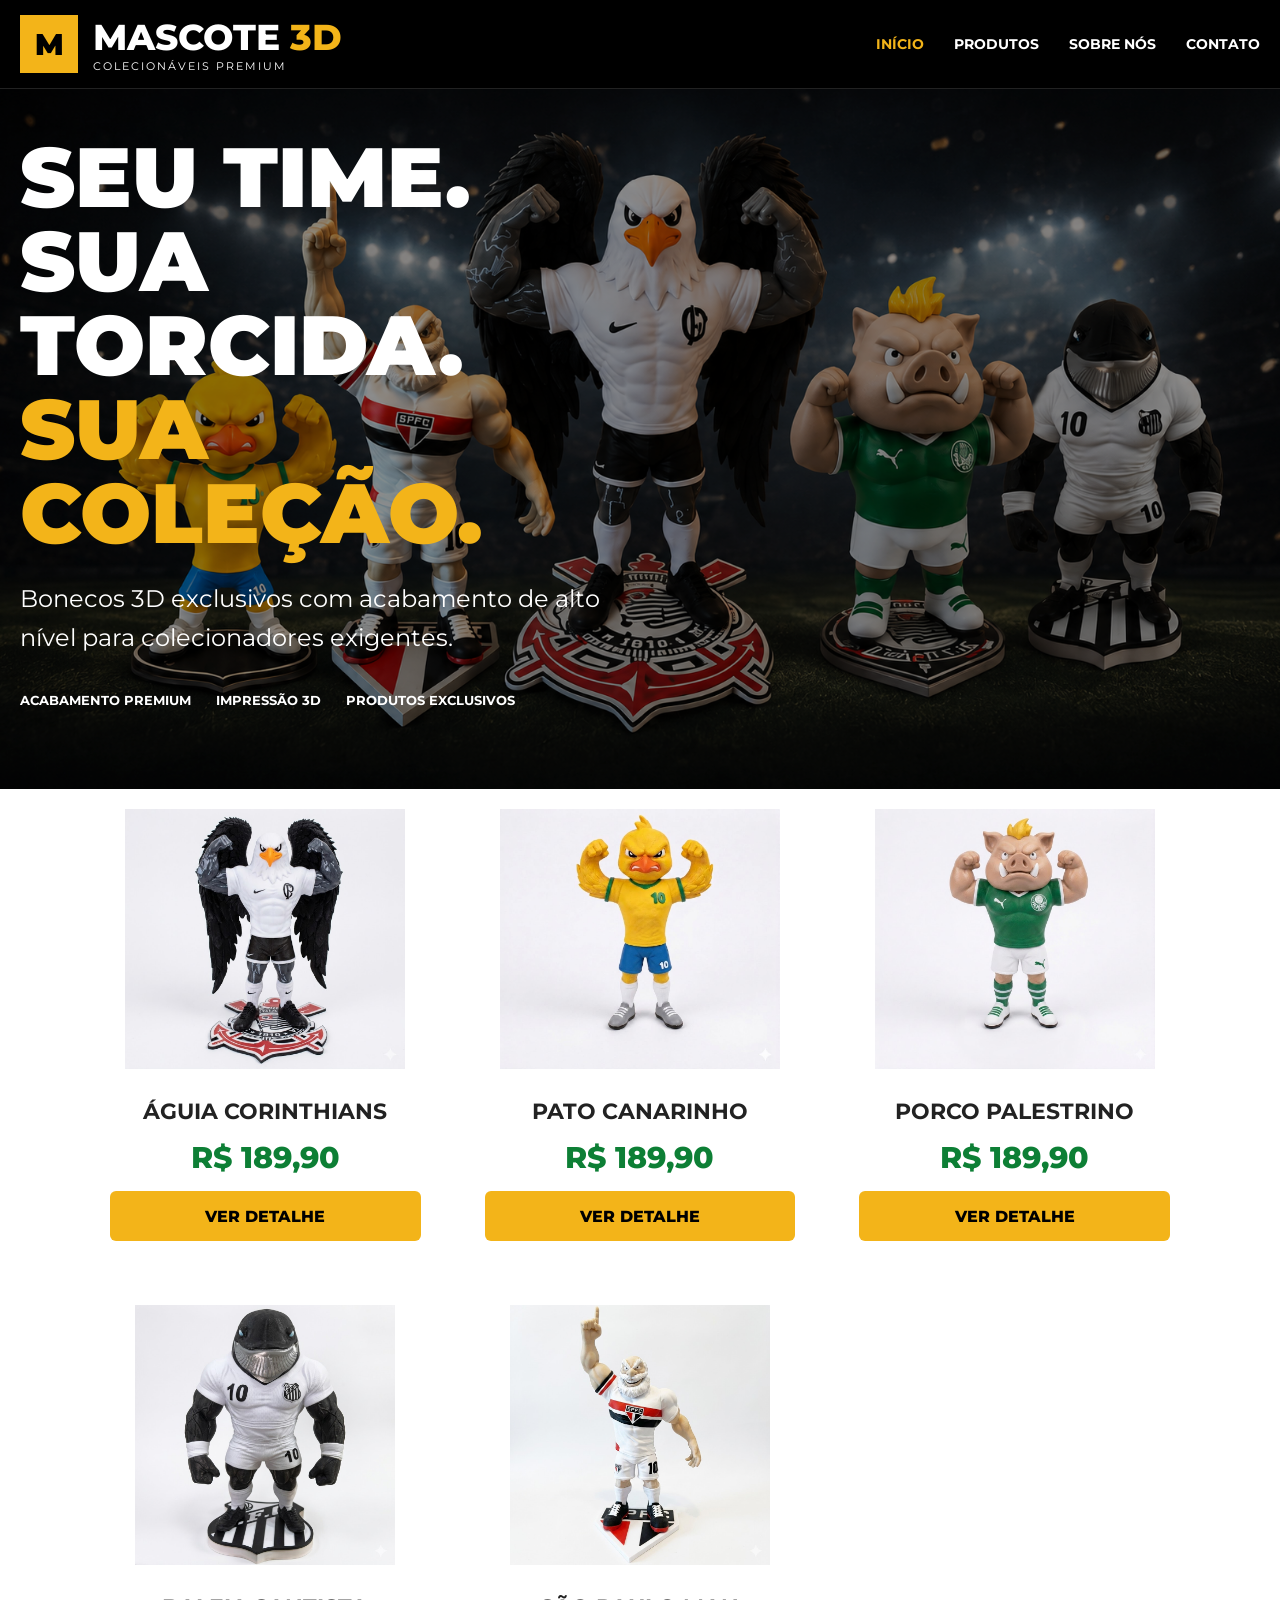
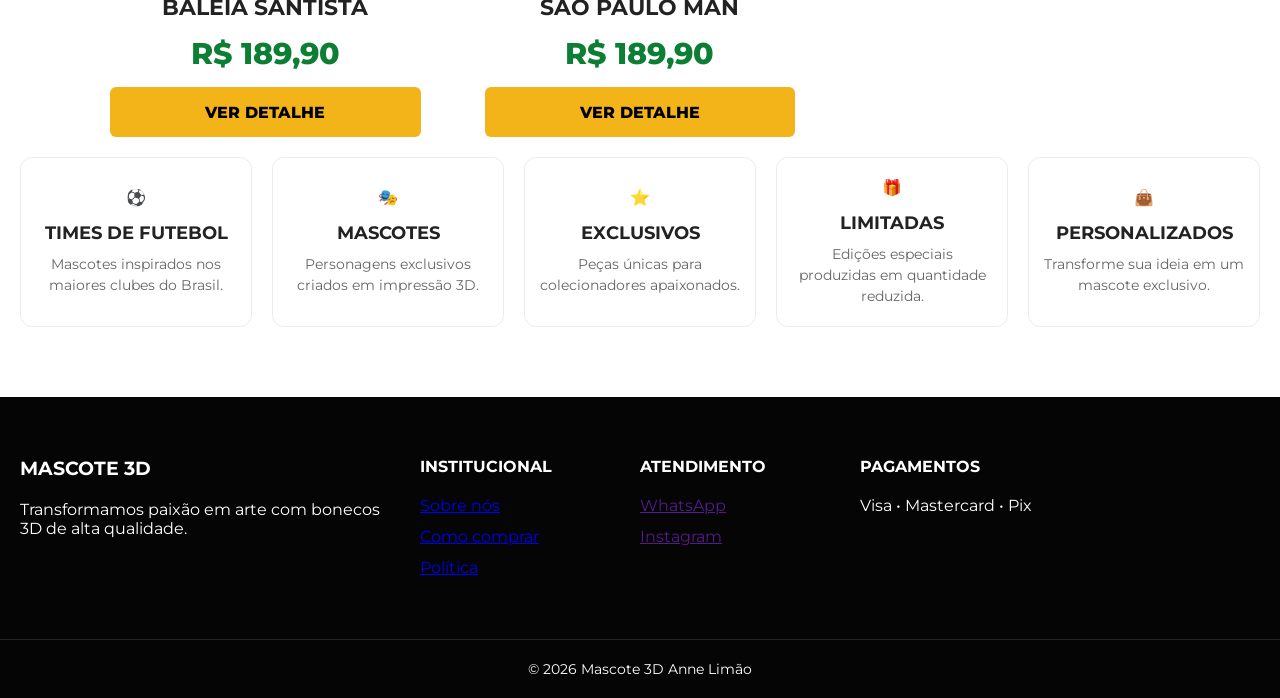
<file: index.html>
<!DOCTYPE html>
<html lang="pt-BR">
<head>
<meta charset="UTF-8">
<meta name="viewport" content="width=device-width, initial-scale=1.0">
<title>Mascote 3D</title>
<link rel="stylesheet" href="style.css">
<link href="https://fonts.googleapis.com/css2?family=Montserrat:wght@400;500;600;700;800;900&display=swap" rel="stylesheet">
</head>

<body>

<header class="header">

    <div class="container header-row">

        <div class="logo">
            <div class="logo-icon">M</div>

            <div>
                <div class="logo-title">
                    MASCOTE <span>3D</span>
                </div>

                <div class="logo-subtitle">
                    COLECIONÁVEIS PREMIUM
                </div>
            </div>
        </div>

        <nav class="menu">
            <a class="active" href="#">INÍCIO</a>
            <a href="#produtos">PRODUTOS</a>
            <a href="#SOBRE NÓS">SOBRE NÓS</a>
            <a href="#CONTATO">CONTATO</a>
        </nav>

</header>

<section class="hero">

    <div class="overlay"></div>

    <div class="container hero-content">

        <div class="hero-text">
            <h1>
                SEU TIME.<br>
                SUA TORCIDA.<br>
                <span>SUA COLEÇÃO.</span>
            </h1>

            <p>
                Bonecos 3D exclusivos com acabamento de alto nível
                para colecionadores exigentes.
            </p>

            <div class="hero-icons">
                <span>ACABAMENTO PREMIUM</span>
                <span>IMPRESSÃO 3D</span>
                <span>PRODUTOS EXCLUSIVOS</span>
            </div>


        </div>

    </div>

</section>

<div id="produtos" class="product-grid">

    <div class="card">
        <img src="corinthians.png" alt="Águia Corinthians">
        <h3>ÁGUIA CORINTHIANS</h3>
        <div class="price">R$ 189,90</div>
        <a href="corinthians.html" class="btn-card">VER DETALHE</a>
    </div>

    <div  class="card">
        <img src="brasil.png" alt="Pato Canarinho">
        <h3>PATO CANARINHO</h3>
        <div class="price">R$ 189,90</div>
        <a href="brasil.html" class="btn-card">VER DETALHE</a>
    </div>

    <div class="card">
        <img src="palmeiras.png" alt="Porco Palestrino">
        <h3>PORCO PALESTRINO</h3>
        <div class="price">R$ 189,90</div>
        <a href="palmeiras.html" class="btn-card">VER DETALHE</a>
    </div>

    <div class="card">
        <img src="santos.png" alt="Baleia Santista">
        <h3>BALEIA SANTISTA</h3>
        <div class="price">R$ 189,90</div>
        <a href="santos.html" class="btn-card">VER DETALHE</a>
    </div>

    <div class="card">
        <img src="saopaulo.png" alt="São Paulo Man">
        <h3>SÃO PAULO MAN</h3>
        <div class="price">R$ 189,90</div>
        <a href="saopaulo.html" class="btn-card">VER DETALHE</a>
    </div>

</div>

<section id="CONTATO" class="categories">

<div class="container">

<div class="category-grid">

<div class="category">
⚽
<h3>TIMES DE FUTEBOL</h3>
<p>Mascotes inspirados nos maiores clubes do Brasil.</p>
</div>

<div class="category">
🎭
<h3>MASCOTES</h3>
<p>Personagens exclusivos criados em impressão 3D.</p>
</div>

<div class="category">
⭐
<h3>EXCLUSIVOS</h3>
 <p>Peças únicas para colecionadores apaixonados.</p>
</div>

<div class="category">
🎁
<h3>LIMITADAS</h3>
<p>Edições especiais produzidas em quantidade reduzida.</p>
</div>

<div class="category">
👜
<h3>PERSONALIZADOS</h3>
<p>Transforme sua ideia em um mascote exclusivo.</p>
</div>

</div>

</div>

</section>

<footer>

<div id="SOBRE NÓS" class="container footer-grid">

<div>
<h3>MASCOTE 3D</h3>

<p>
Transformamos paixão em arte com bonecos
3D de alta qualidade.
</p>
</div>

<div>
<h4>INSTITUCIONAL</h4>
<ul>
<li><a href="sobre.html">Sobre nós</a></li>
<li><a href="sobre.html">Como comprar</a></li>
<li><a href="sobre.html">Política</a></li>
</ul>
</div>

<div>
<h4>ATENDIMENTO</h4>
<ul>
<li><a href="">WhatsApp</a></li>
<li><a href="">Instagram</a></li>
</ul>
</div>

<div>
<h4>PAGAMENTOS</h4>
<p>Visa • Mastercard • Pix</p>
</div>

</div>

<div class="copyright">
© 2026 Mascote 3D Anne Limão
</div>

</footer>

</body>
</html>
</file>
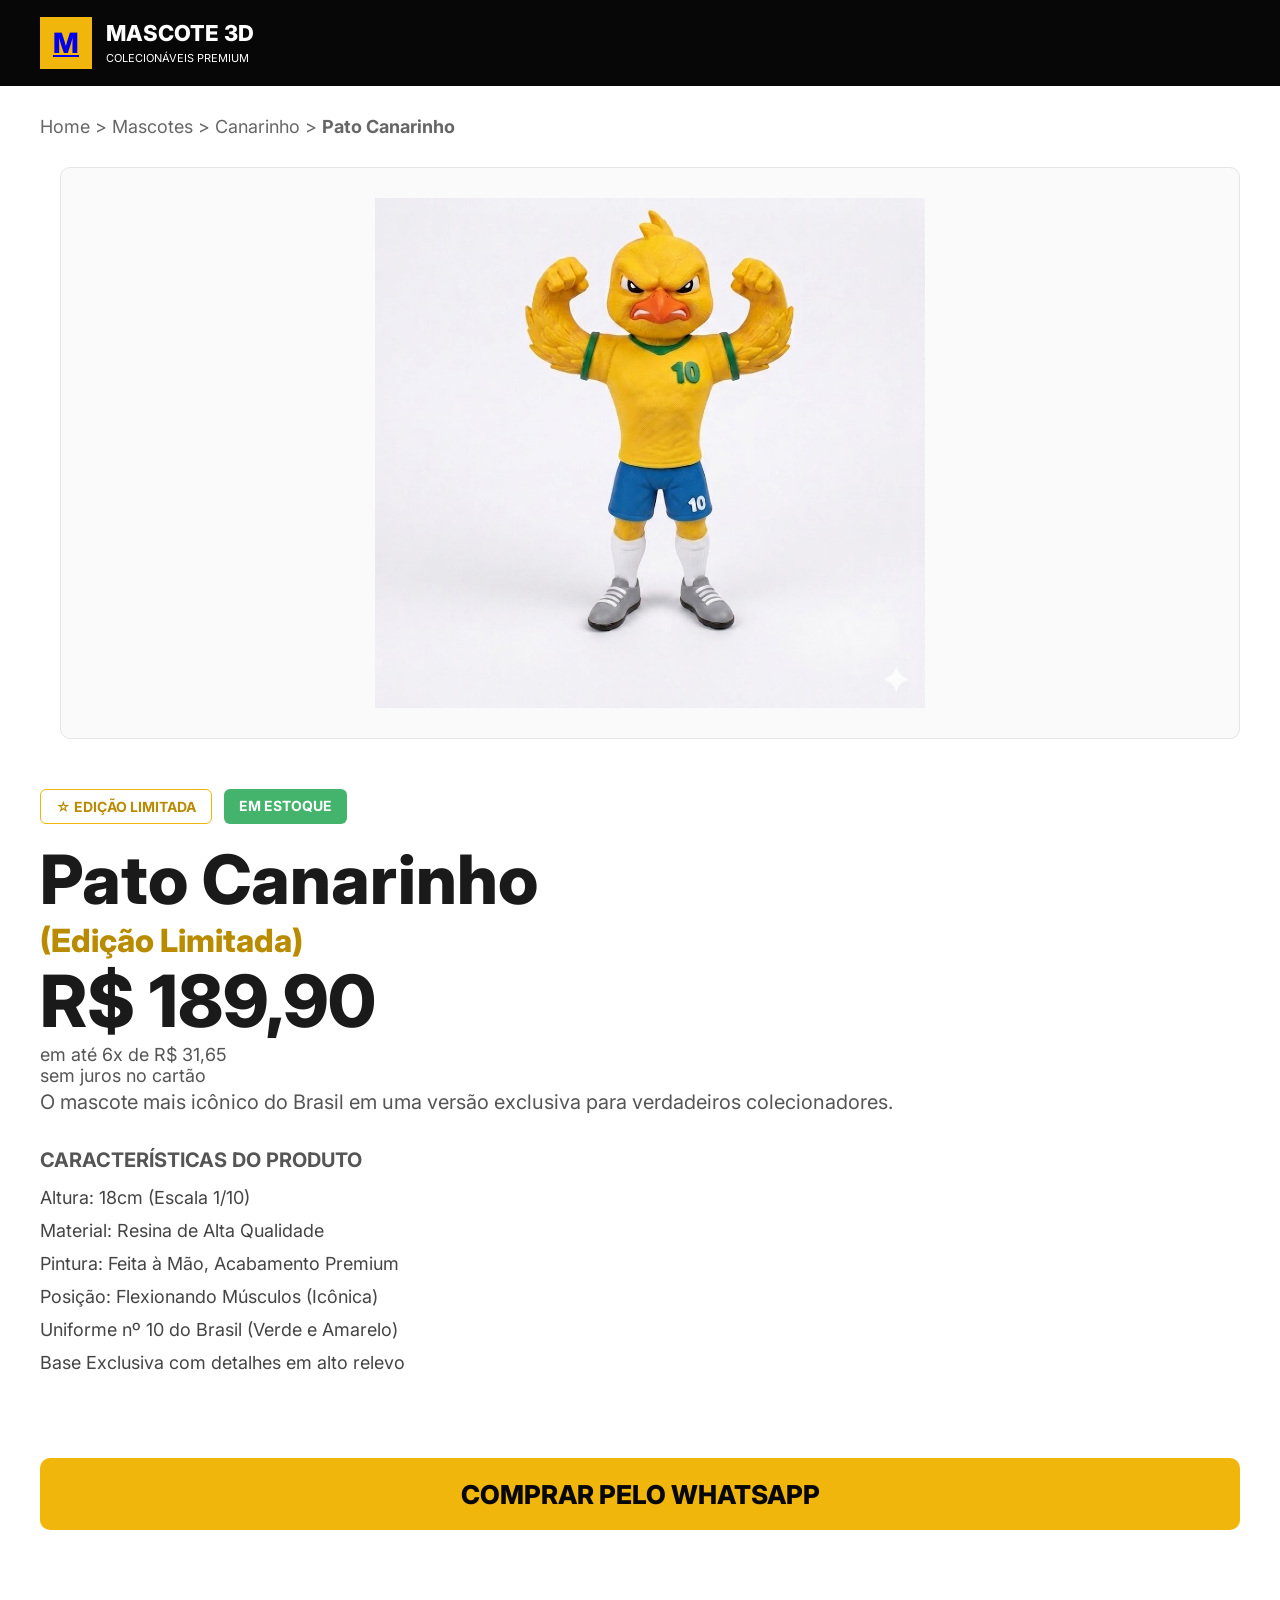
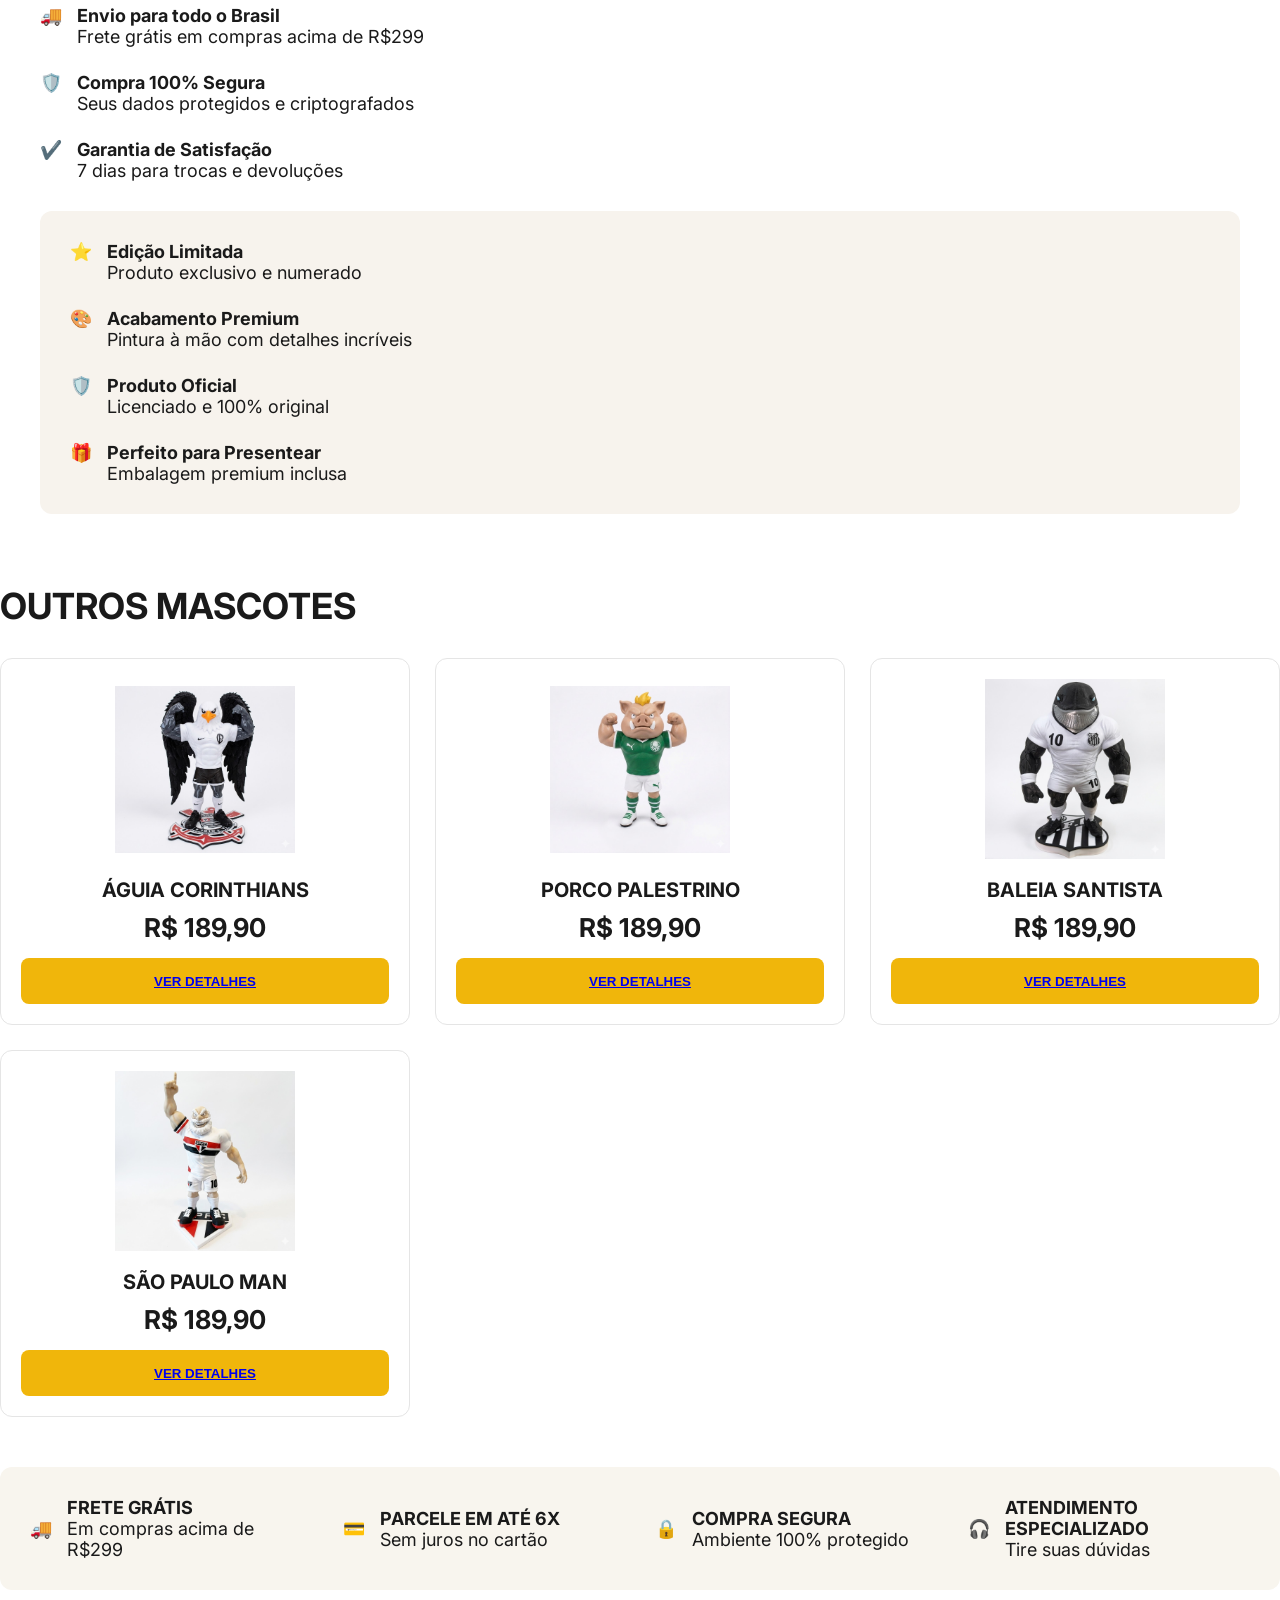
<file: brasil.html>
<!DOCTYPE html>
<html lang="pt-BR">
<head>
<meta charset="UTF-8">
<meta name="viewport" content="width=device-width, initial-scale=1.0">
<title>PATO CANARINHO</title>
<link rel="stylesheet" href="produtos.css">
<link href="https://fonts.googleapis.com/css2?family=Inter:wght@300;400;500;600;700;800&display=swap" rel="stylesheet">
</head>

<body>

<header>

<div class="top-header">

<div class="logo">
<div class="logo-icon"><a href="index.html" target="_blank">M</a></div>

<div class="logo-text">
<h2>MASCOTE 3D</h2>
<span>COLECIONÁVEIS PREMIUM</span>
</div>
</div>
</header>

<main>

<div class="container">

<div class="breadcrumb">
Home > Mascotes > Canarinho > <strong>Pato Canarinho</strong>
</div>

<section class="product-layout">

<div class="gallery">

<div class="thumbs">

<div class="thumb active"></div>
<div class="thumb"></div>
<div class="thumb"></div>
<div class="thumb"></div>

</div>

<div class="main-image">

<img src="brasil.png" alt="Canarinho">

</div>

</div>

<div class="product-info">

<div class="badges">
<span class="limited">☆ EDIÇÃO LIMITADA</span>
<span class="stock">EM ESTOQUE</span>
</div>

<h1>
Pato Canarinho
<span>(Edição Limitada)</span>
</h1>



<div class="price">
R$ 189,90
</div>

<div class="installments">
em até 6x de R$ 31,65<br>
sem juros no cartão
<p class="description">
O mascote mais icônico do Brasil em uma versão exclusiva para verdadeiros colecionadores.
</p>

<h3>CARACTERÍSTICAS DO PRODUTO</h3>

<ul class="features">
<li>Altura: 18cm (Escala 1/10)</li>
<li>Material: Resina de Alta Qualidade</li>
<li>Pintura: Feita à Mão, Acabamento Premium</li>
<li>Posição: Flexionando Músculos (Icônica)</li>
<li>Uniforme nº 10 do Brasil (Verde e Amarelo)</li>
<li>Base Exclusiva com detalhes em alto relevo</li>
</ul>
</div>

</div>


<!-- Dentro de .product-info, no final -->

<a href="https://wa.me/5519999999999?text=Olá,%20tenho%20interesse%20no%20mascote%20Águia%20Corinthians%20(Edição%20Limitada)." 
   class="btn-cart" 
   target="_blank">
    COMPRAR PELO WHATSAPP
</a>
<div class="price-box">
<div class="benefits">

<div class="benefit">
🚚
<div>
<strong>Envio para todo o Brasil</strong>
<p>Frete grátis em compras acima de R$299</p>
</div>
</div>

<div class="benefit">
🛡️
<div>
<strong>Compra 100% Segura</strong>
<p>Seus dados protegidos e criptografados</p>
</div>
</div>

<div class="benefit">
✔️
<div>
<strong>Garantia de Satisfação</strong>
<p>7 dias para trocas e devoluções</p>
</div>
</div>

</div>

<div class="details-card">

<div class="detail">
⭐
<div>
<strong>Edição Limitada</strong>
<p>Produto exclusivo e numerado</p>
</div>
</div>

<div class="detail">
🎨
<div>
<strong>Acabamento Premium</strong>
<p>Pintura à mão com detalhes incríveis</p>
</div>
</div>

<div class="detail">
🛡️
<div>
<strong>Produto Oficial</strong>
<p>Licenciado e 100% original</p>
</div>
</div>

<div class="detail">
🎁
<div>
<strong>Perfeito para Presentear</strong>
<p>Embalagem premium inclusa</p>
</div>
</div>
</div>

</div>

</div>

</section>

<section class="related">

<h2>OUTROS MASCOTES</h2>

<div class="products">

<div class="card">
<img src="corinthians.png">
<h4>ÁGUIA CORINTHIANS</h4>
<p>R$ 189,90</p>
<button><a href="corinthians.png">VER DETALHES</a></button>
</div>

<div class="card">
<img src="palmeiras.png">
<h4>PORCO PALESTRINO</h4>
<p>R$ 189,90</p>
<button><a href="palmeiras.html">VER DETALHES</a></button>
</div>

<div class="card">
<img src="santos.png">
<h4>BALEIA SANTISTA</h4>
<p>R$ 189,90</p>
<button><a href="santos.html">VER DETALHES</a></button>
</div>

<div class="card">
<img src="saopaulo.png">
<h4>SÃO PAULO MAN</h4>
<p>R$ 189,90</p>
<button><a href="saopaulo.html">VER DETALHES</a></button>
</div>

</div>

</section>

<section class="footer-benefits">

<div class="footer-benefit">
🚚
<div>
<strong>FRETE GRÁTIS</strong>
<p>Em compras acima de R$299</p>
</div>
</div>

<div class="footer-benefit">
💳
<div>
<strong>PARCELE EM ATÉ 6X</strong>
<p>Sem juros no cartão</p>
</div>
</div>

<div class="footer-benefit">
🔒
<div>
<strong>COMPRA SEGURA</strong>
<p>Ambiente 100% protegido</p>
</div>
</div>

<div class="footer-benefit">
🎧
<div>
<strong>ATENDIMENTO ESPECIALIZADO</strong>
<p>Tire suas dúvidas</p>
</div>
</div>

</section>

</div>

</main>

</body>
</html>
</file>
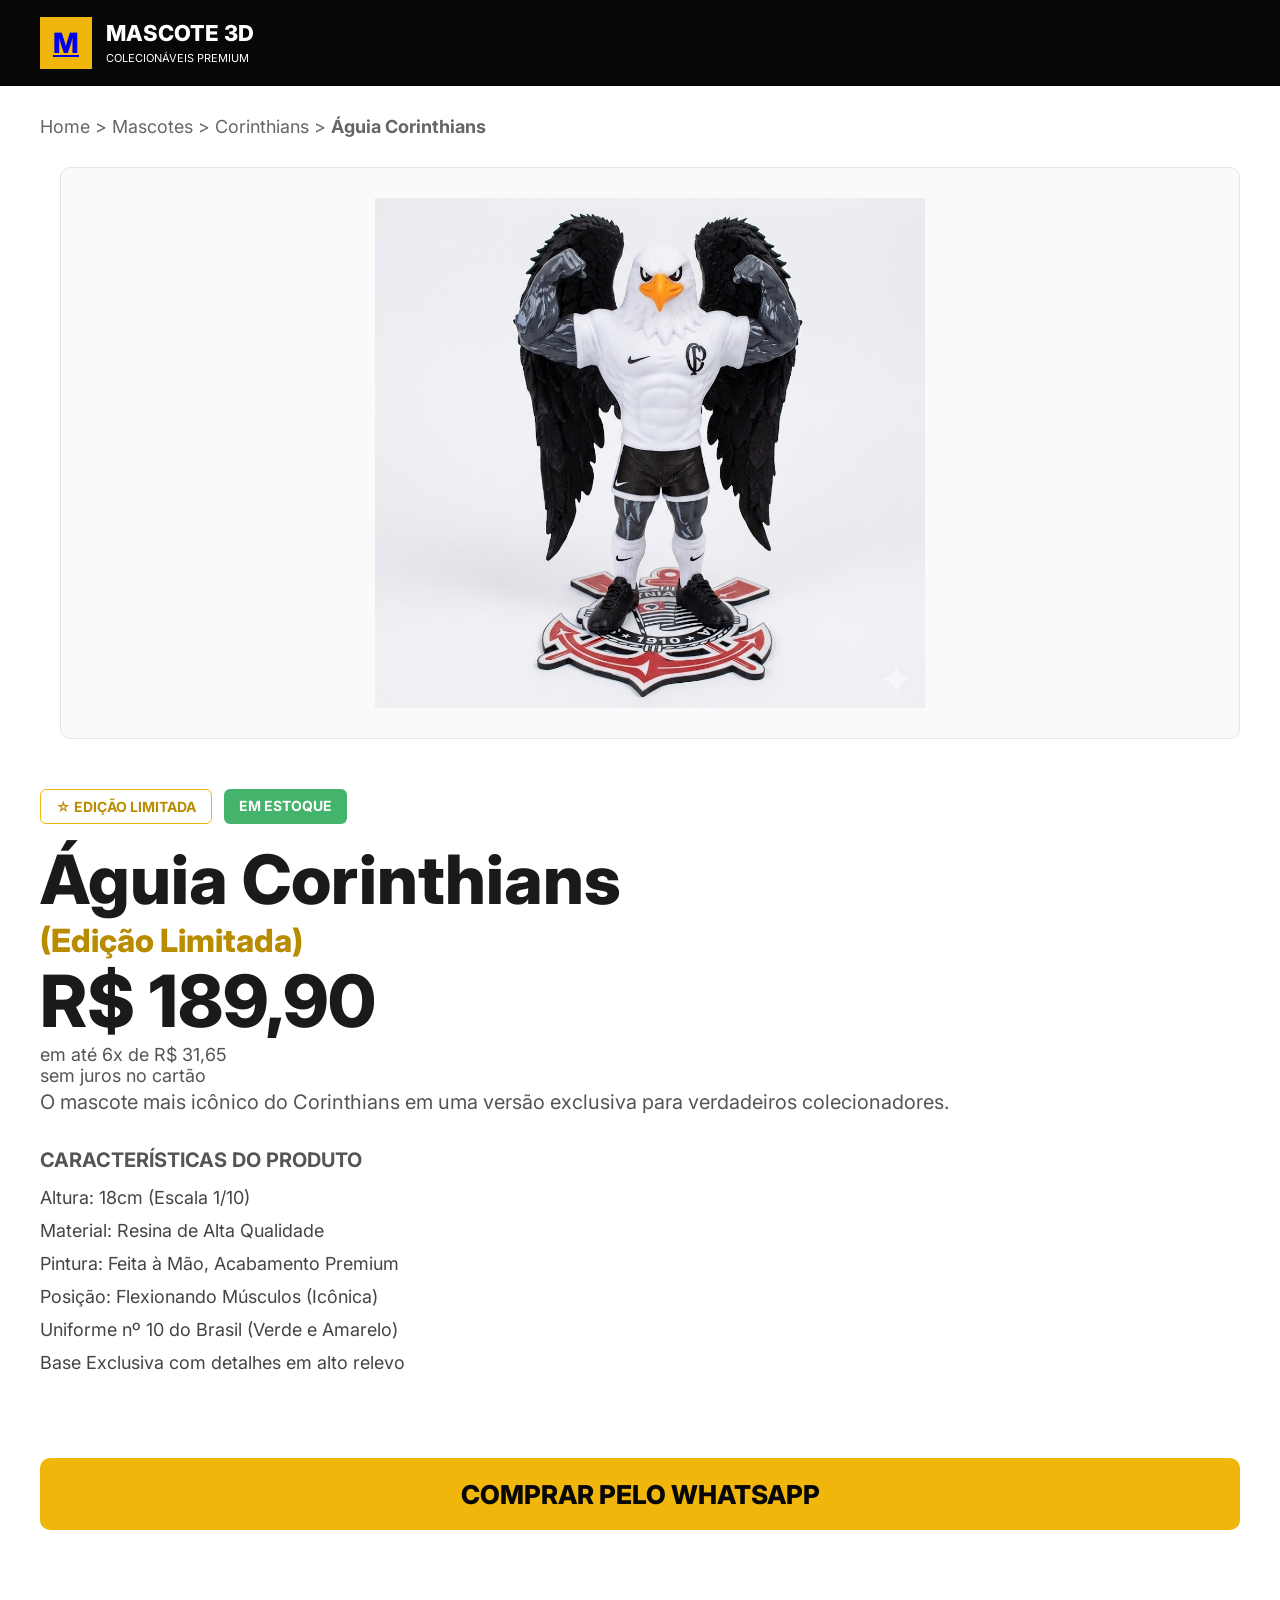
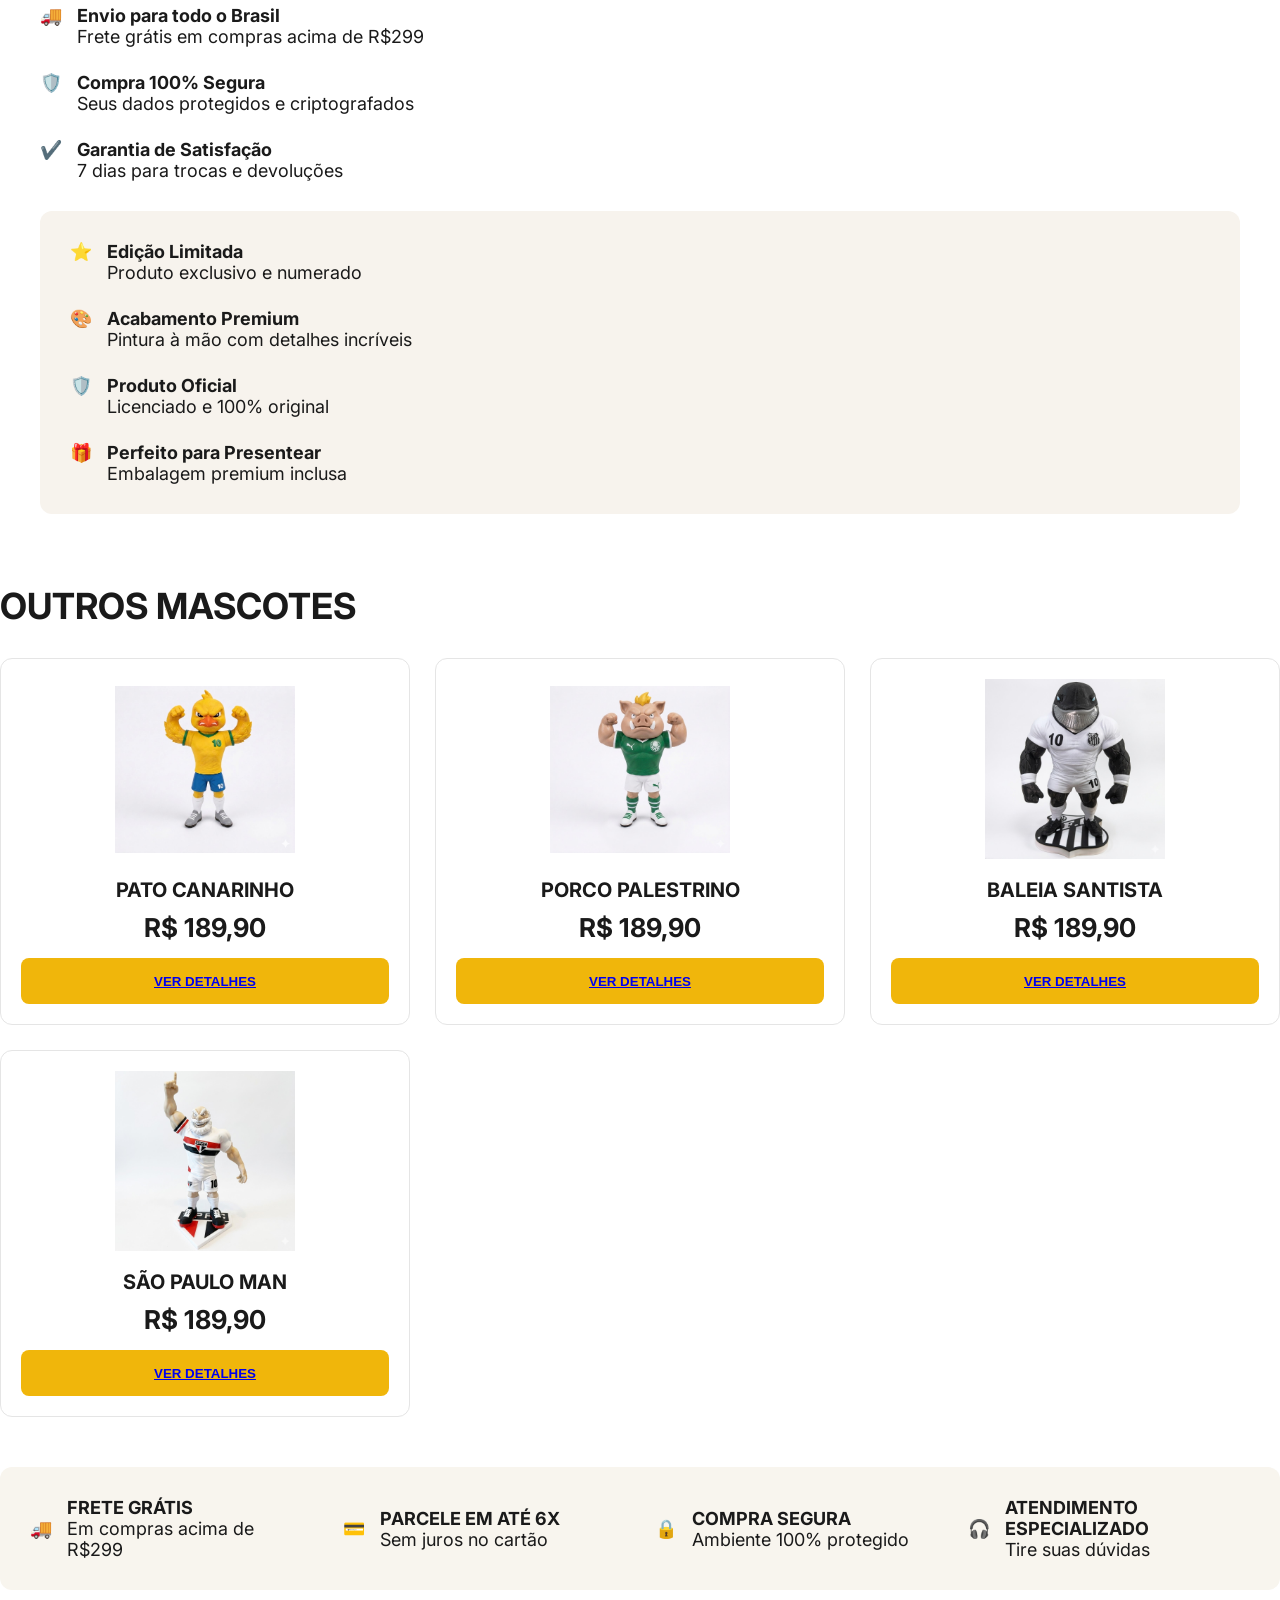
<file: corinthians.html>
<!DOCTYPE html>
<html lang="pt-BR">
<head>
<meta charset="UTF-8">
<meta name="viewport" content="width=device-width, initial-scale=1.0">
<title>ÁGUIA CORINTHIANS</title>
<link rel="stylesheet" href="produtos.css">
<link href="https://fonts.googleapis.com/css2?family=Inter:wght@300;400;500;600;700;800&display=swap" rel="stylesheet">
</head>

<body>

<header>

<div class="top-header">

<div class="logo">
<div class="logo-icon"><a href="index.html" target="_blank">M</a></div>

<div class="logo-text">
<h2>MASCOTE 3D</h2>
<span>COLECIONÁVEIS PREMIUM</span>
</div>
</div>
</header>

<main>

<div class="container">

<div class="breadcrumb">
Home > Mascotes > Corinthians > <strong>Águia Corinthians</strong>
</div>

<section class="product-layout">

<div class="gallery">

<div class="thumbs">

<div class="thumb active"></div>
<div class="thumb"></div>
<div class="thumb"></div>
<div class="thumb"></div>

</div>

<div class="main-image">

<img src="corinthians.png" alt="Corinthians">

</div>

</div>

<div class="product-info">

<div class="badges">
<span class="limited">☆ EDIÇÃO LIMITADA</span>
<span class="stock">EM ESTOQUE</span>
</div>

<h1>
Águia Corinthians
<span>(Edição Limitada)</span>
</h1>



<div class="price">
R$ 189,90
</div>

<div class="installments">
em até 6x de R$ 31,65<br>
sem juros no cartão
<p class="description">
O mascote mais icônico do Corinthians em uma versão exclusiva para verdadeiros colecionadores.
</p>

<h3>CARACTERÍSTICAS DO PRODUTO</h3>

<ul class="features">
<li>Altura: 18cm (Escala 1/10)</li>
<li>Material: Resina de Alta Qualidade</li>
<li>Pintura: Feita à Mão, Acabamento Premium</li>
<li>Posição: Flexionando Músculos (Icônica)</li>
<li>Uniforme nº 10 do Brasil (Verde e Amarelo)</li>
<li>Base Exclusiva com detalhes em alto relevo</li>
</ul>
</div>

</div>


<!-- Dentro de .product-info, no final -->

<a href="https://wa.me/5519999999999?text=Olá,%20tenho%20interesse%20no%20mascote%20Águia%20Corinthians%20(Edição%20Limitada)." 
   class="btn-cart" 
   target="_blank">
    COMPRAR PELO WHATSAPP
</a>
<div class="price-box">
<div class="benefits">

<div class="benefit">
🚚
<div>
<strong>Envio para todo o Brasil</strong>
<p>Frete grátis em compras acima de R$299</p>
</div>
</div>

<div class="benefit">
🛡️
<div>
<strong>Compra 100% Segura</strong>
<p>Seus dados protegidos e criptografados</p>
</div>
</div>

<div class="benefit">
✔️
<div>
<strong>Garantia de Satisfação</strong>
<p>7 dias para trocas e devoluções</p>
</div>
</div>

</div>

<div class="details-card">

<div class="detail">
⭐
<div>
<strong>Edição Limitada</strong>
<p>Produto exclusivo e numerado</p>
</div>
</div>

<div class="detail">
🎨
<div>
<strong>Acabamento Premium</strong>
<p>Pintura à mão com detalhes incríveis</p>
</div>
</div>

<div class="detail">
🛡️
<div>
<strong>Produto Oficial</strong>
<p>Licenciado e 100% original</p>
</div>
</div>

<div class="detail">
🎁
<div>
<strong>Perfeito para Presentear</strong>
<p>Embalagem premium inclusa</p>
</div>
</div>
</div>

</div>

</div>

</section>

<section class="related">

<h2>OUTROS MASCOTES</h2>

<div class="products">

<div class="card">
<img src="brasil.png">
<h4>PATO CANARINHO</h4>
<p>R$ 189,90</p>
<button><a href="brasil.html">VER DETALHES</a></button>
</div>

<div class="card">
<img src="palmeiras.png">
<h4>PORCO PALESTRINO</h4>
<p>R$ 189,90</p>
<button><a href="palmeiras.html">VER DETALHES</a></button>
</div>

<div class="card">
<img src="santos.png">
<h4>BALEIA SANTISTA</h4>
<p>R$ 189,90</p>
<button><a href="santos.html">VER DETALHES</a></button>
</div>

<div class="card">
<img src="saopaulo.png">
<h4>SÃO PAULO MAN</h4>
<p>R$ 189,90</p>
<button><a href="saopaulo.html">VER DETALHES</a></button>
</div>

</div>

</section>

<section class="footer-benefits">

<div class="footer-benefit">
🚚
<div>
<strong>FRETE GRÁTIS</strong>
<p>Em compras acima de R$299</p>
</div>
</div>

<div class="footer-benefit">
💳
<div>
<strong>PARCELE EM ATÉ 6X</strong>
<p>Sem juros no cartão</p>
</div>
</div>

<div class="footer-benefit">
🔒
<div>
<strong>COMPRA SEGURA</strong>
<p>Ambiente 100% protegido</p>
</div>
</div>

<div class="footer-benefit">
🎧
<div>
<strong>ATENDIMENTO ESPECIALIZADO</strong>
<p>Tire suas dúvidas</p>
</div>
</div>

</section>

</div>

</main>

</body>
</html>
</file>
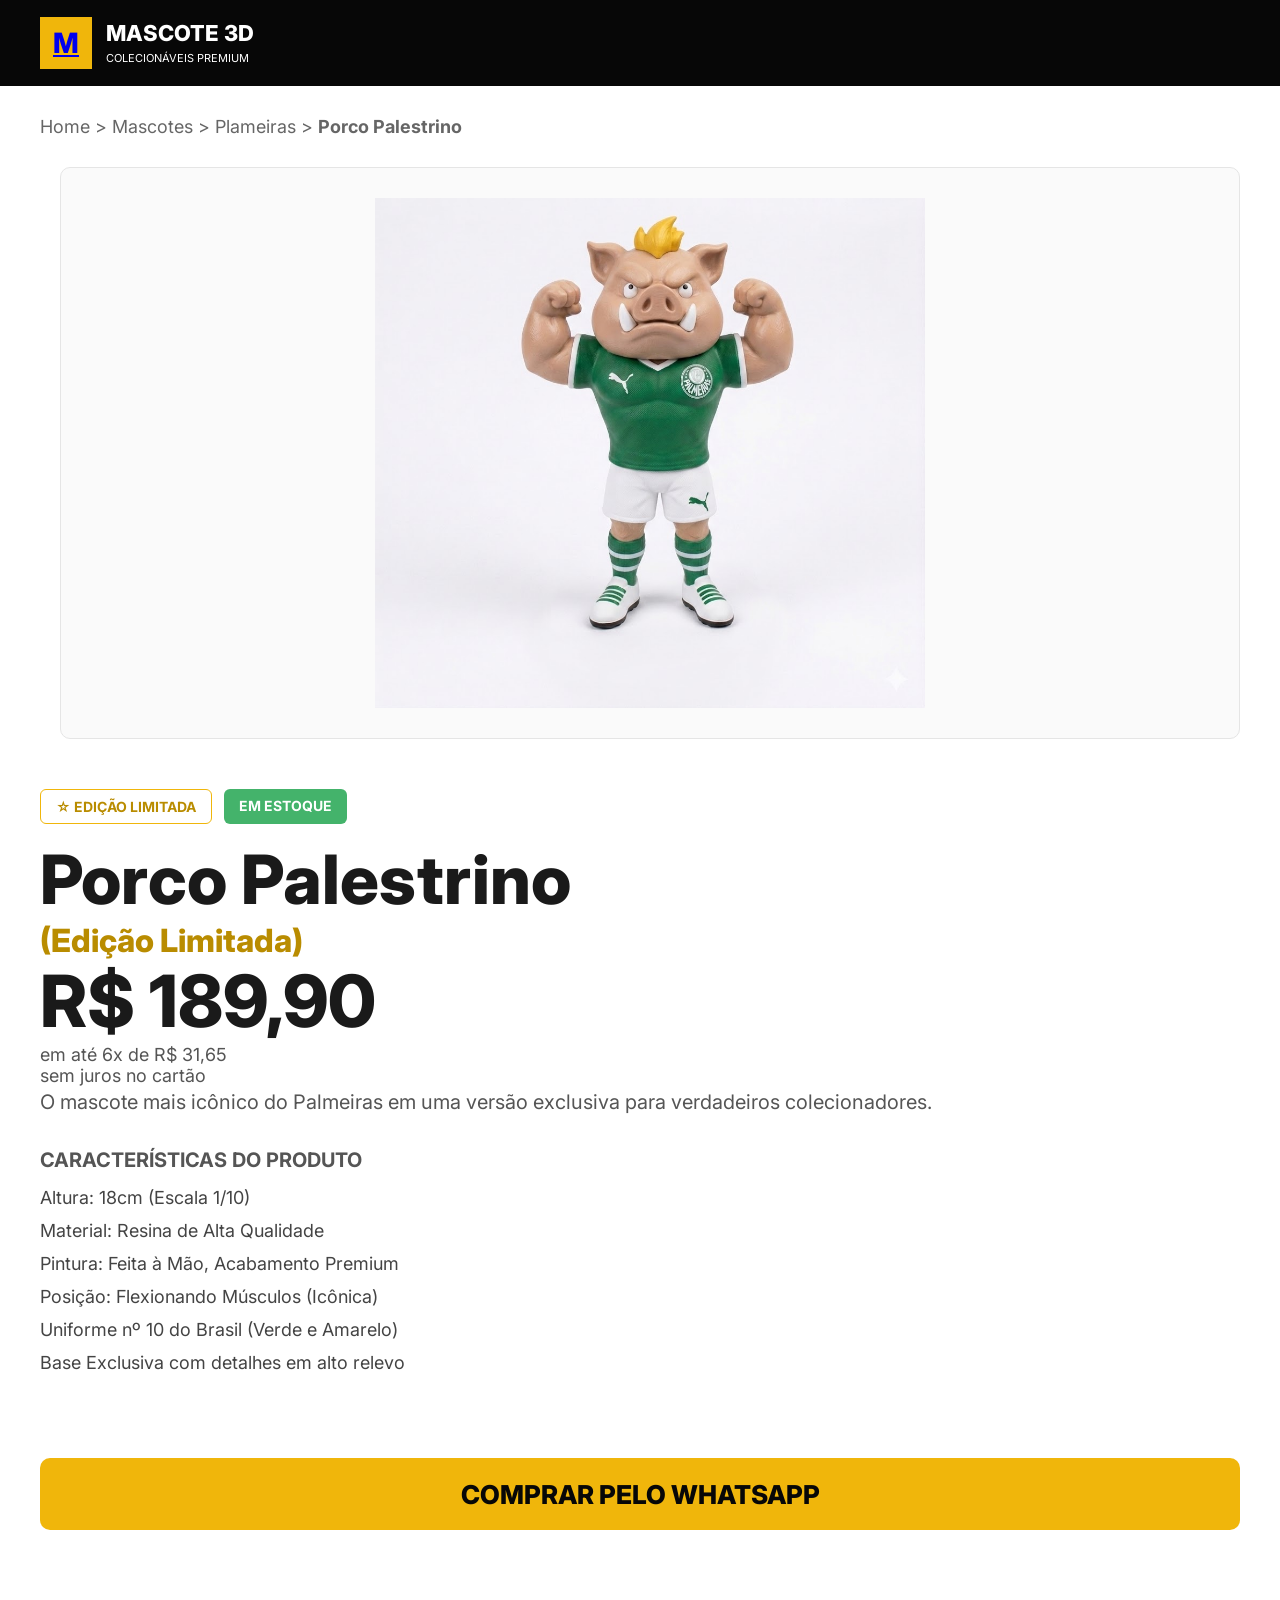
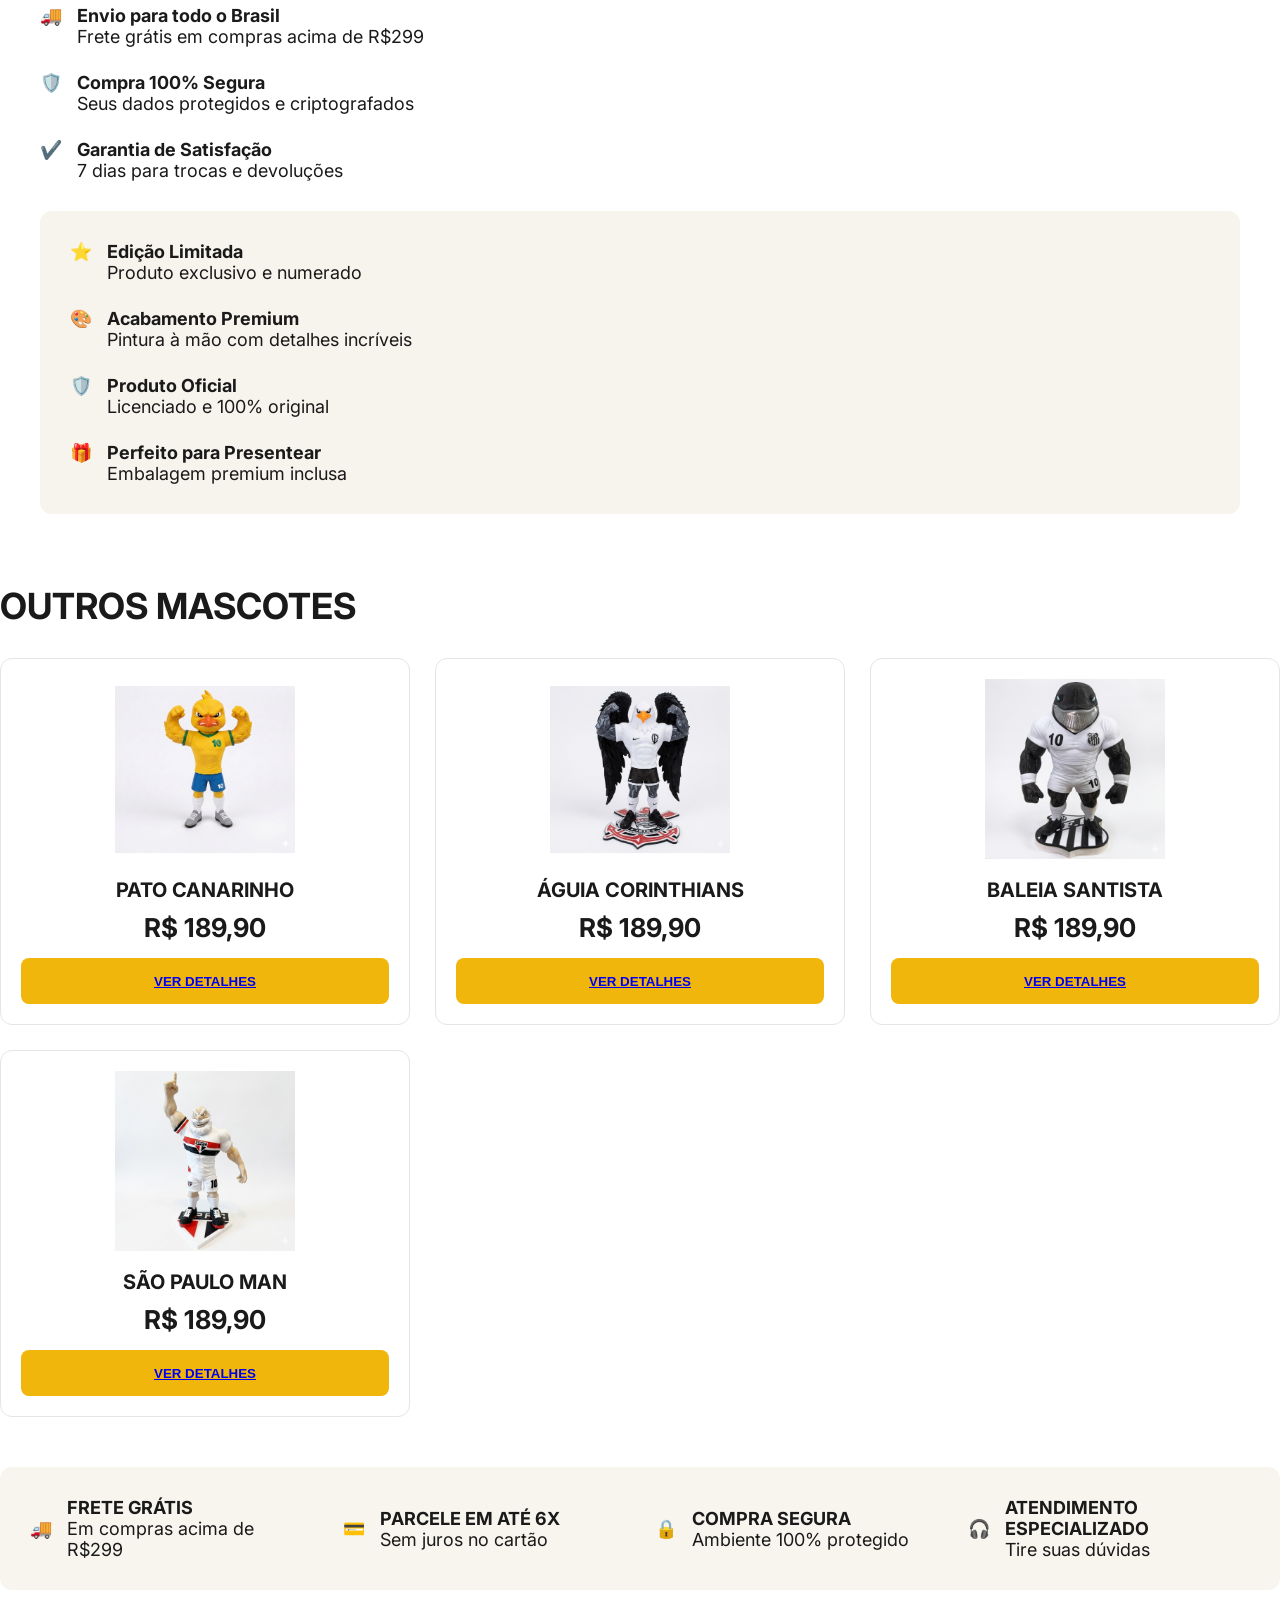
<file: palmeiras.html>
<!DOCTYPE html>
<html lang="pt-BR">
<head>
<meta charset="UTF-8">
<meta name="viewport" content="width=device-width, initial-scale=1.0">
<title>PORCO PALESTRINO</title>
<link rel="stylesheet" href="produtos.css">
<link href="https://fonts.googleapis.com/css2?family=Inter:wght@300;400;500;600;700;800&display=swap" rel="stylesheet">
</head>

<body>

<header>

<div class="top-header">

<div class="logo">
<div class="logo-icon"><a href="index.html" target="_blank">M</a></div>

<div class="logo-text">
<h2>MASCOTE 3D</h2>
<span>COLECIONÁVEIS PREMIUM</span>
</div>
</div>
</header>

<main>

<div class="container">

<div class="breadcrumb">
Home > Mascotes > Plameiras > <strong>Porco Palestrino</strong>
</div>

<section class="product-layout">

<div class="gallery">

<div class="thumbs">

<div class="thumb active"></div>
<div class="thumb"></div>
<div class="thumb"></div>
<div class="thumb"></div>

</div>

<div class="main-image">

<img src="palmeiras.png" alt="Palmeiras">

</div>

</div>

<div class="product-info">

<div class="badges">
<span class="limited">☆ EDIÇÃO LIMITADA</span>
<span class="stock">EM ESTOQUE</span>
</div>

<h1>
Porco Palestrino
<span>(Edição Limitada)</span>
</h1>



<div class="price">
R$ 189,90
</div>

<div class="installments">
em até 6x de R$ 31,65<br>
sem juros no cartão
<p class="description">
O mascote mais icônico do Palmeiras em uma versão exclusiva para verdadeiros colecionadores.
</p>

<h3>CARACTERÍSTICAS DO PRODUTO</h3>

<ul class="features">
<li>Altura: 18cm (Escala 1/10)</li>
<li>Material: Resina de Alta Qualidade</li>
<li>Pintura: Feita à Mão, Acabamento Premium</li>
<li>Posição: Flexionando Músculos (Icônica)</li>
<li>Uniforme nº 10 do Brasil (Verde e Amarelo)</li>
<li>Base Exclusiva com detalhes em alto relevo</li>
</ul>
</div>

</div>


<!-- Dentro de .product-info, no final -->

<a href="https://wa.me/5519999999999?text=Olá,%20tenho%20interesse%20no%20mascote%20Águia%20Corinthians%20(Edição%20Limitada)." 
   class="btn-cart" 
   target="_blank">
    COMPRAR PELO WHATSAPP
</a>
<div class="price-box">
<div class="benefits">

<div class="benefit">
🚚
<div>
<strong>Envio para todo o Brasil</strong>
<p>Frete grátis em compras acima de R$299</p>
</div>
</div>

<div class="benefit">
🛡️
<div>
<strong>Compra 100% Segura</strong>
<p>Seus dados protegidos e criptografados</p>
</div>
</div>

<div class="benefit">
✔️
<div>
<strong>Garantia de Satisfação</strong>
<p>7 dias para trocas e devoluções</p>
</div>
</div>

</div>

<div class="details-card">

<div class="detail">
⭐
<div>
<strong>Edição Limitada</strong>
<p>Produto exclusivo e numerado</p>
</div>
</div>

<div class="detail">
🎨
<div>
<strong>Acabamento Premium</strong>
<p>Pintura à mão com detalhes incríveis</p>
</div>
</div>

<div class="detail">
🛡️
<div>
<strong>Produto Oficial</strong>
<p>Licenciado e 100% original</p>
</div>
</div>

<div class="detail">
🎁
<div>
<strong>Perfeito para Presentear</strong>
<p>Embalagem premium inclusa</p>
</div>
</div>
</div>

</div>

</div>

</section>

<section class="related">

<h2>OUTROS MASCOTES</h2>

<div class="products">

<div class="card">
<img src="brasil.png">
<h4>PATO CANARINHO</h4>
<p>R$ 189,90</p>
<button><a href="brasil.html">VER DETALHES</a></button>
</div>

<div class="card">
<img src="corinthians.png">
<h4>ÁGUIA CORINTHIANS</h4>
<p>R$ 189,90</p>
<button><a href="corinthians.html">VER DETALHES</a></button>
</div>

<div class="card">
<img src="santos.png">
<h4>BALEIA SANTISTA</h4>
<p>R$ 189,90</p>
<button><a href="santos.html">VER DETALHES</a></button>
</div>

<div class="card">
<img src="saopaulo.png">
<h4>SÃO PAULO MAN</h4>
<p>R$ 189,90</p>
<button><a href="saopaulo.html">VER DETALHES</a></button>
</div>

</div>

</section>

<section class="footer-benefits">

<div class="footer-benefit">
🚚
<div>
<strong>FRETE GRÁTIS</strong>
<p>Em compras acima de R$299</p>
</div>
</div>

<div class="footer-benefit">
💳
<div>
<strong>PARCELE EM ATÉ 6X</strong>
<p>Sem juros no cartão</p>
</div>
</div>

<div class="footer-benefit">
🔒
<div>
<strong>COMPRA SEGURA</strong>
<p>Ambiente 100% protegido</p>
</div>
</div>

<div class="footer-benefit">
🎧
<div>
<strong>ATENDIMENTO ESPECIALIZADO</strong>
<p>Tire suas dúvidas</p>
</div>
</div>

</section>

</div>

</main>

</body>
</html>
</file>
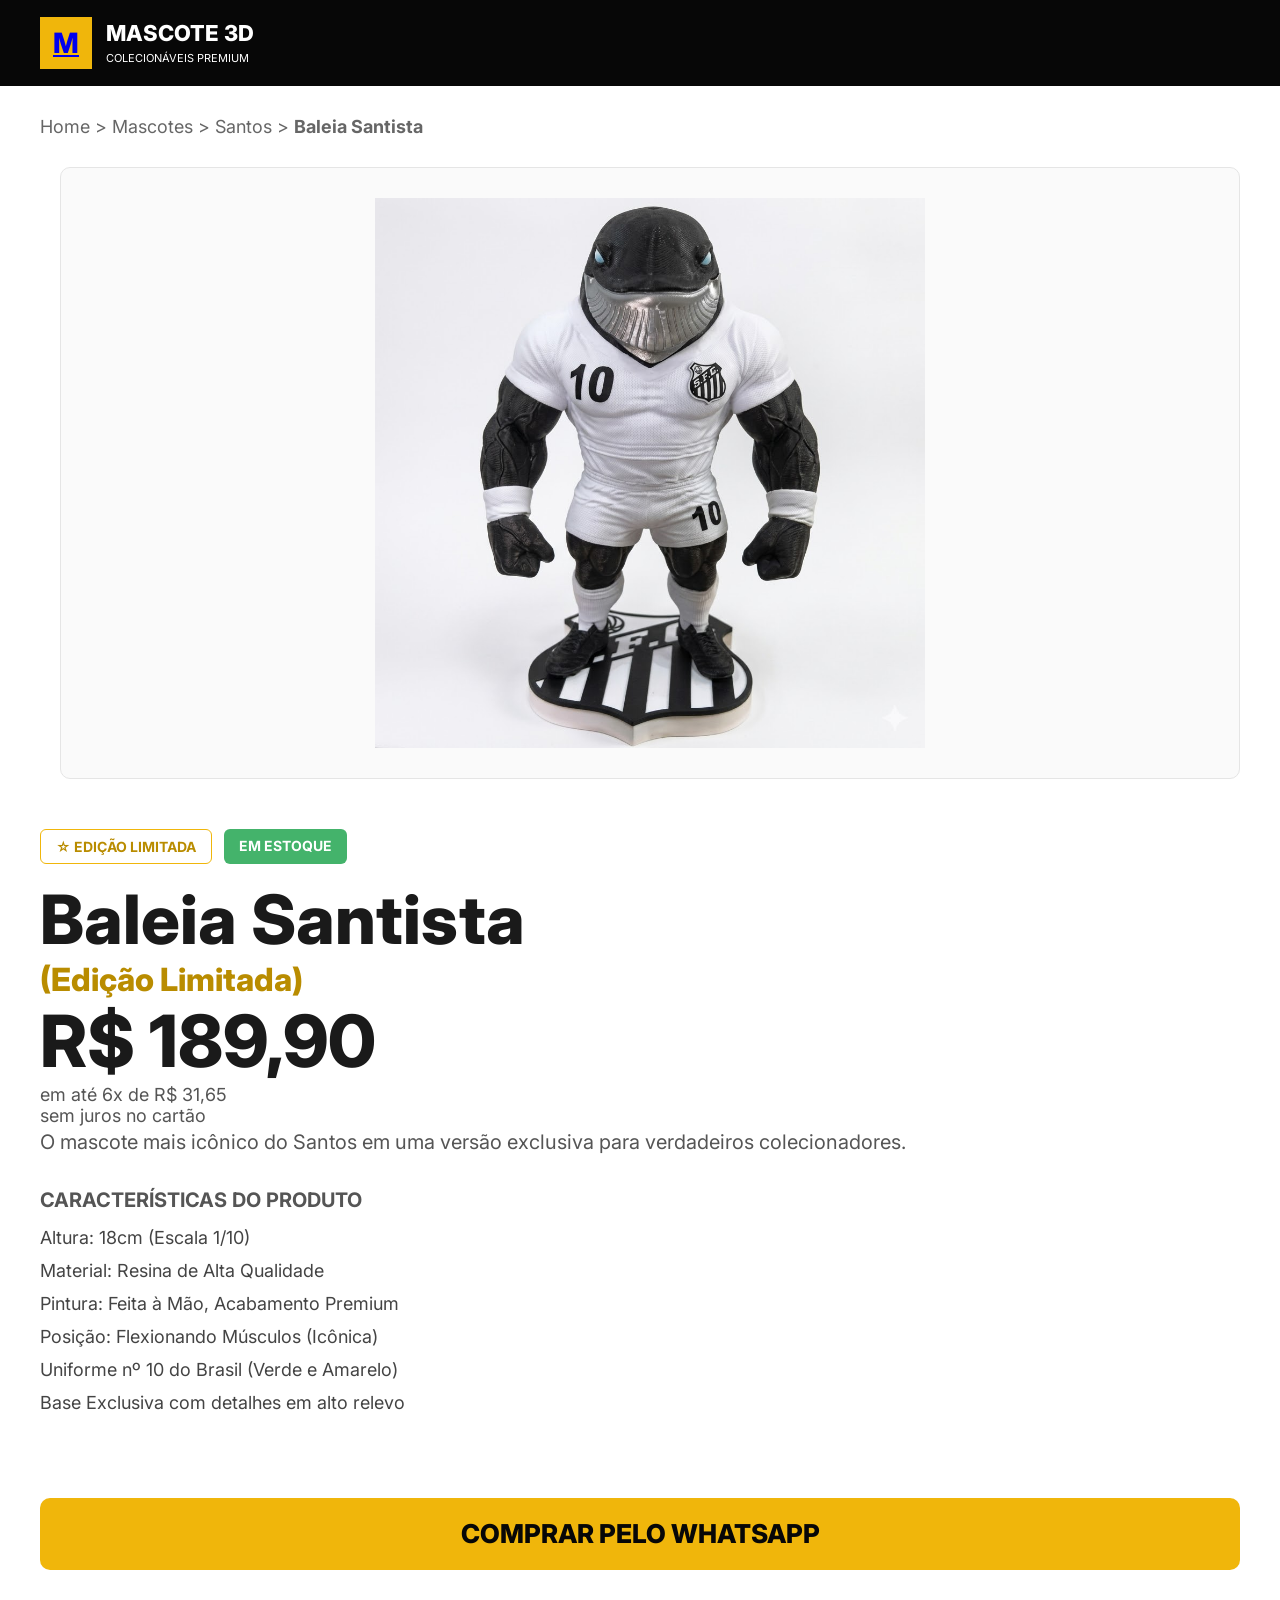
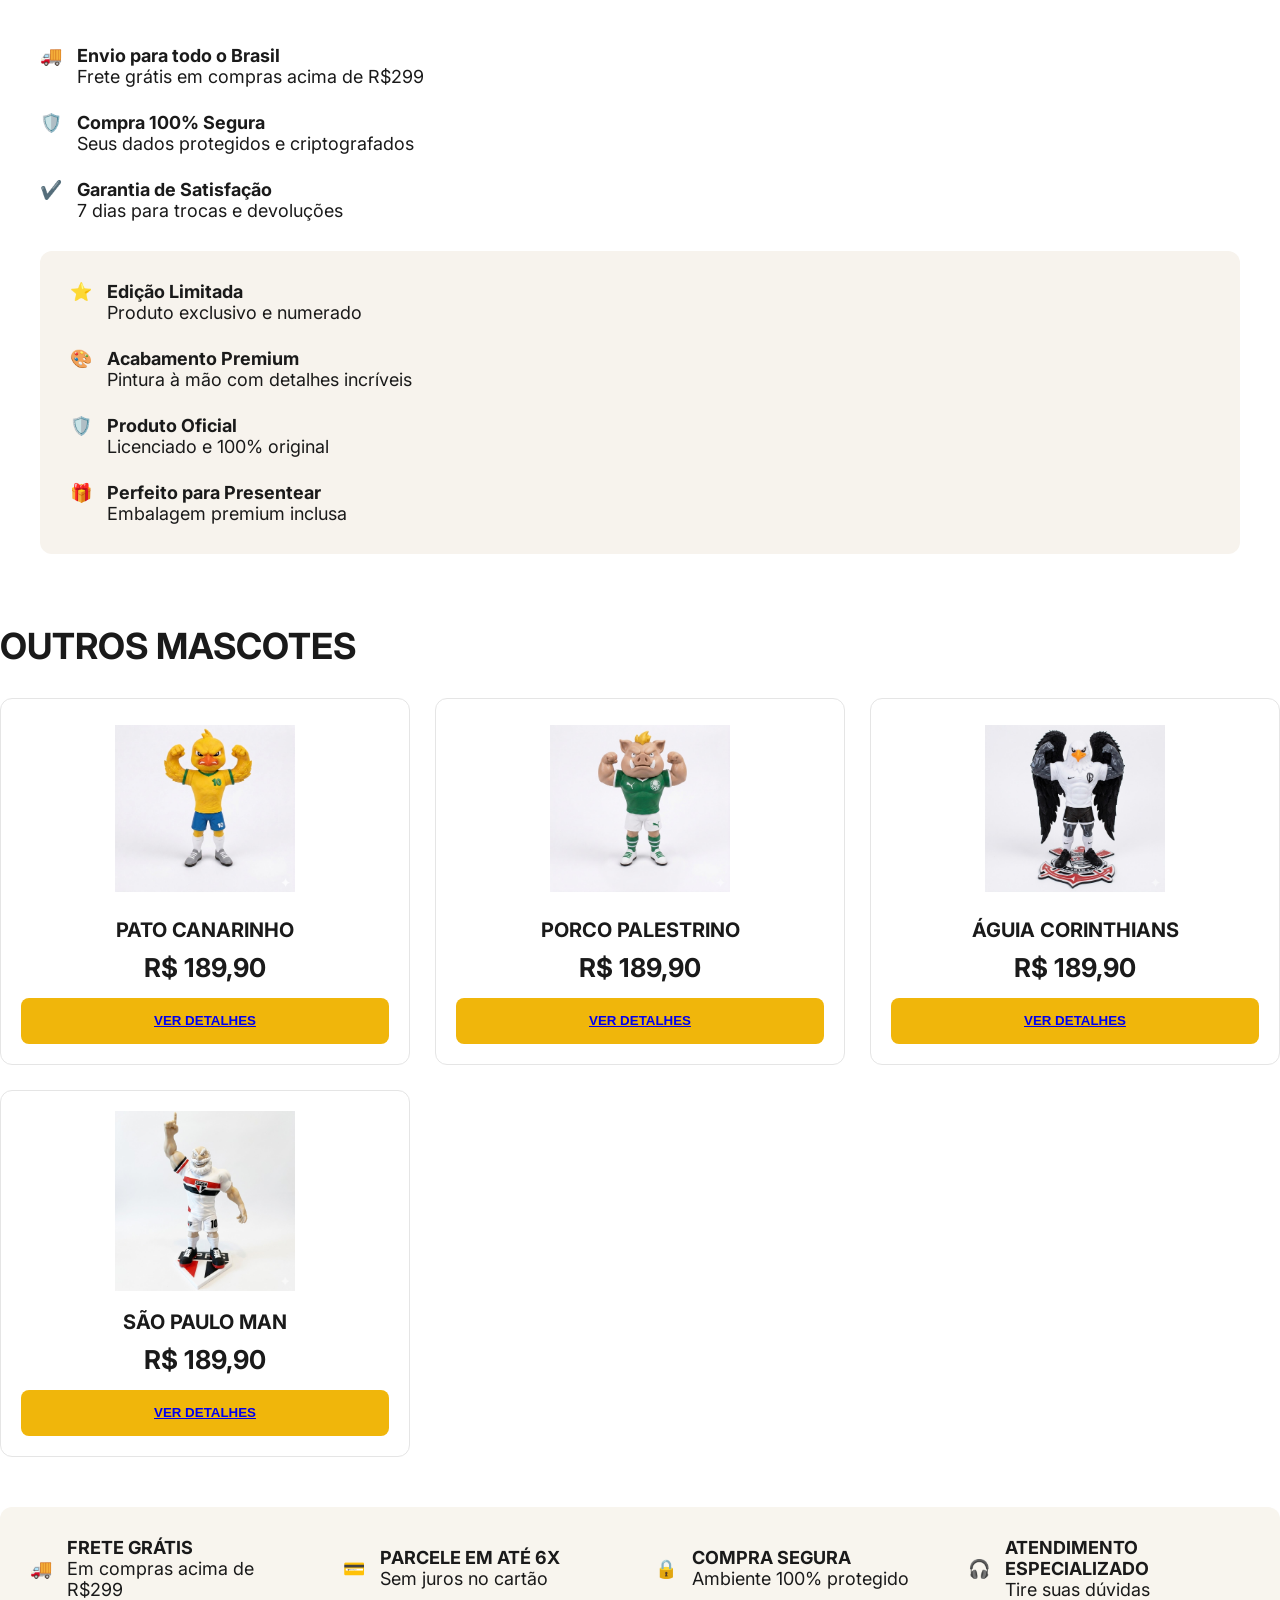
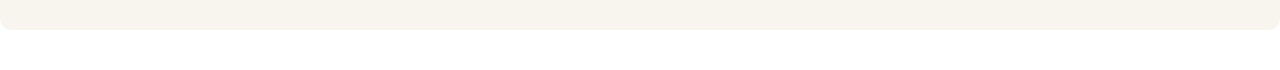
<file: santos.html>
<!DOCTYPE html>
<html lang="pt-BR">
<head>
<meta charset="UTF-8">
<meta name="viewport" content="width=device-width, initial-scale=1.0">
<title>BALEIA SANTISTA</title>
<link rel="stylesheet" href="produtos.css">
<link href="https://fonts.googleapis.com/css2?family=Inter:wght@300;400;500;600;700;800&display=swap" rel="stylesheet">
</head>

<body>

<header>

<div class="top-header">

<div class="logo">
<div class="logo-icon"><a href="index.html" target="_blank">M</a></div>

<div class="logo-text">
<h2>MASCOTE 3D</h2>
<span>COLECIONÁVEIS PREMIUM</span>
</div>
</div>
</header>

<main>

<div class="container">

<div class="breadcrumb">
Home > Mascotes > Santos > <strong>Baleia Santista</strong>
</div>

<section class="product-layout">

<div class="gallery">

<div class="thumbs">

<div class="thumb active"></div>
<div class="thumb"></div>
<div class="thumb"></div>
<div class="thumb"></div>

</div>

<div class="main-image">

<img src="santos.png" alt="Santos">

</div>

</div>

<div class="product-info">

<div class="badges">
<span class="limited">☆ EDIÇÃO LIMITADA</span>
<span class="stock">EM ESTOQUE</span>
</div>

<h1>
Baleia Santista
<span>(Edição Limitada)</span>
</h1>



<div class="price">
R$ 189,90
</div>

<div class="installments">
em até 6x de R$ 31,65<br>
sem juros no cartão
<p class="description">
O mascote mais icônico do Santos em uma versão exclusiva para verdadeiros colecionadores.
</p>

<h3>CARACTERÍSTICAS DO PRODUTO</h3>

<ul class="features">
<li>Altura: 18cm (Escala 1/10)</li>
<li>Material: Resina de Alta Qualidade</li>
<li>Pintura: Feita à Mão, Acabamento Premium</li>
<li>Posição: Flexionando Músculos (Icônica)</li>
<li>Uniforme nº 10 do Brasil (Verde e Amarelo)</li>
<li>Base Exclusiva com detalhes em alto relevo</li>
</ul>
</div>

</div>


<!-- Dentro de .product-info, no final -->

<a href="https://wa.me/5519999999999?text=Olá,%20tenho%20interesse%20no%20mascote%20Águia%20Corinthians%20(Edição%20Limitada)." 
   class="btn-cart" 
   target="_blank">
    COMPRAR PELO WHATSAPP
</a>
<div class="price-box">
<div class="benefits">

<div class="benefit">
🚚
<div>
<strong>Envio para todo o Brasil</strong>
<p>Frete grátis em compras acima de R$299</p>
</div>
</div>

<div class="benefit">
🛡️
<div>
<strong>Compra 100% Segura</strong>
<p>Seus dados protegidos e criptografados</p>
</div>
</div>

<div class="benefit">
✔️
<div>
<strong>Garantia de Satisfação</strong>
<p>7 dias para trocas e devoluções</p>
</div>
</div>

</div>

<div class="details-card">

<div class="detail">
⭐
<div>
<strong>Edição Limitada</strong>
<p>Produto exclusivo e numerado</p>
</div>
</div>

<div class="detail">
🎨
<div>
<strong>Acabamento Premium</strong>
<p>Pintura à mão com detalhes incríveis</p>
</div>
</div>

<div class="detail">
🛡️
<div>
<strong>Produto Oficial</strong>
<p>Licenciado e 100% original</p>
</div>
</div>

<div class="detail">
🎁
<div>
<strong>Perfeito para Presentear</strong>
<p>Embalagem premium inclusa</p>
</div>
</div>
</div>

</div>

</div>

</section>

<section class="related">

<h2>OUTROS MASCOTES</h2>

<div class="products">

<div class="card">
<img src="brasil.png">
<h4>PATO CANARINHO</h4>
<p>R$ 189,90</p>
<button><a href="brasil.html">VER DETALHES</a></button>
</div>

<div class="card">
<img src="palmeiras.png">
<h4>PORCO PALESTRINO</h4>
<p>R$ 189,90</p>
<button><a href="palmeiras.html">VER DETALHES</a></button>
</div>

<div class="card">
<img src="corinthians.png">
<h4>ÁGUIA CORINTHIANS</h4>
<p>R$ 189,90</p>
<button><a href="corinthians.html">VER DETALHES</a></button>
</div>

<div class="card">
<img src="saopaulo.png">
<h4>SÃO PAULO MAN</h4>
<p>R$ 189,90</p>
<button><a href="saopaulo.html">VER DETALHES</a></button>
</div>

</div>

</section>

<section class="footer-benefits">

<div class="footer-benefit">
🚚
<div>
<strong>FRETE GRÁTIS</strong>
<p>Em compras acima de R$299</p>
</div>
</div>

<div class="footer-benefit">
💳
<div>
<strong>PARCELE EM ATÉ 6X</strong>
<p>Sem juros no cartão</p>
</div>
</div>

<div class="footer-benefit">
🔒
<div>
<strong>COMPRA SEGURA</strong>
<p>Ambiente 100% protegido</p>
</div>
</div>

<div class="footer-benefit">
🎧
<div>
<strong>ATENDIMENTO ESPECIALIZADO</strong>
<p>Tire suas dúvidas</p>
</div>
</div>

</section>

</div>

</main>

</body>
</html>
</file>
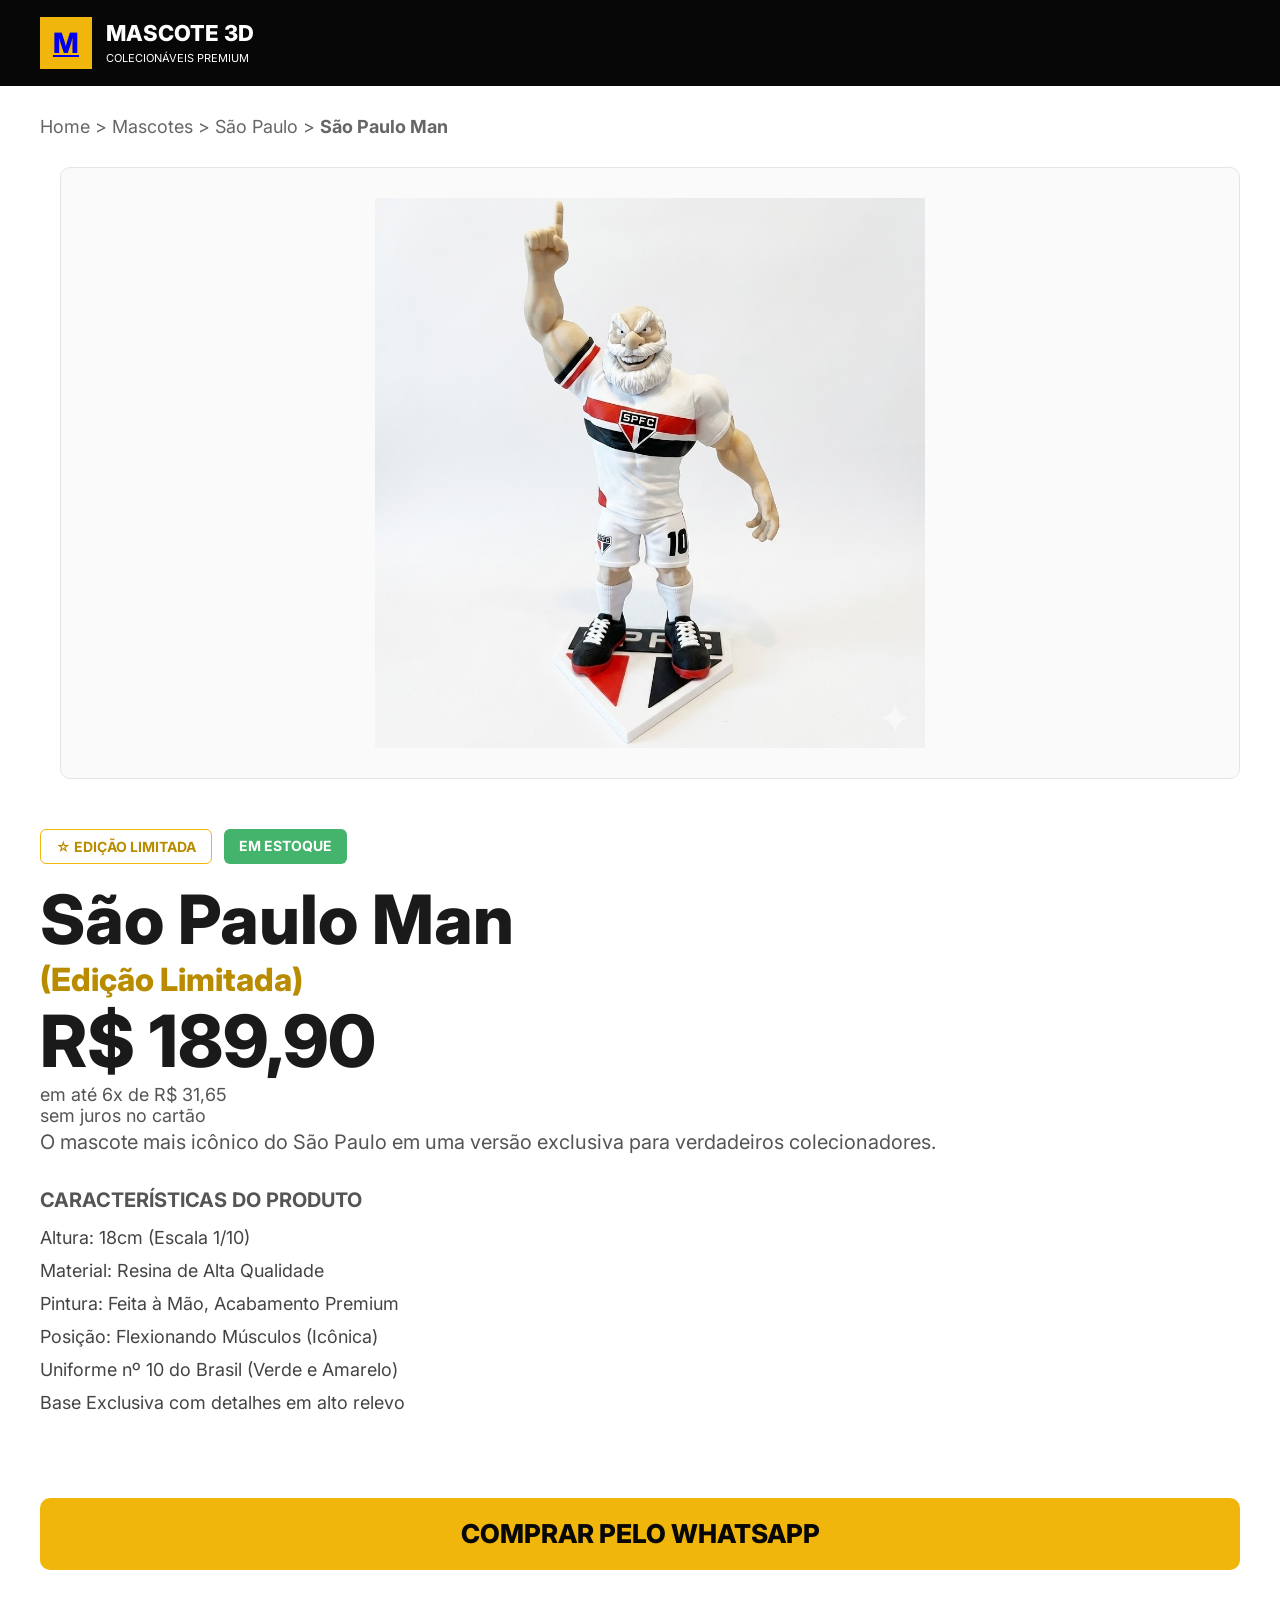
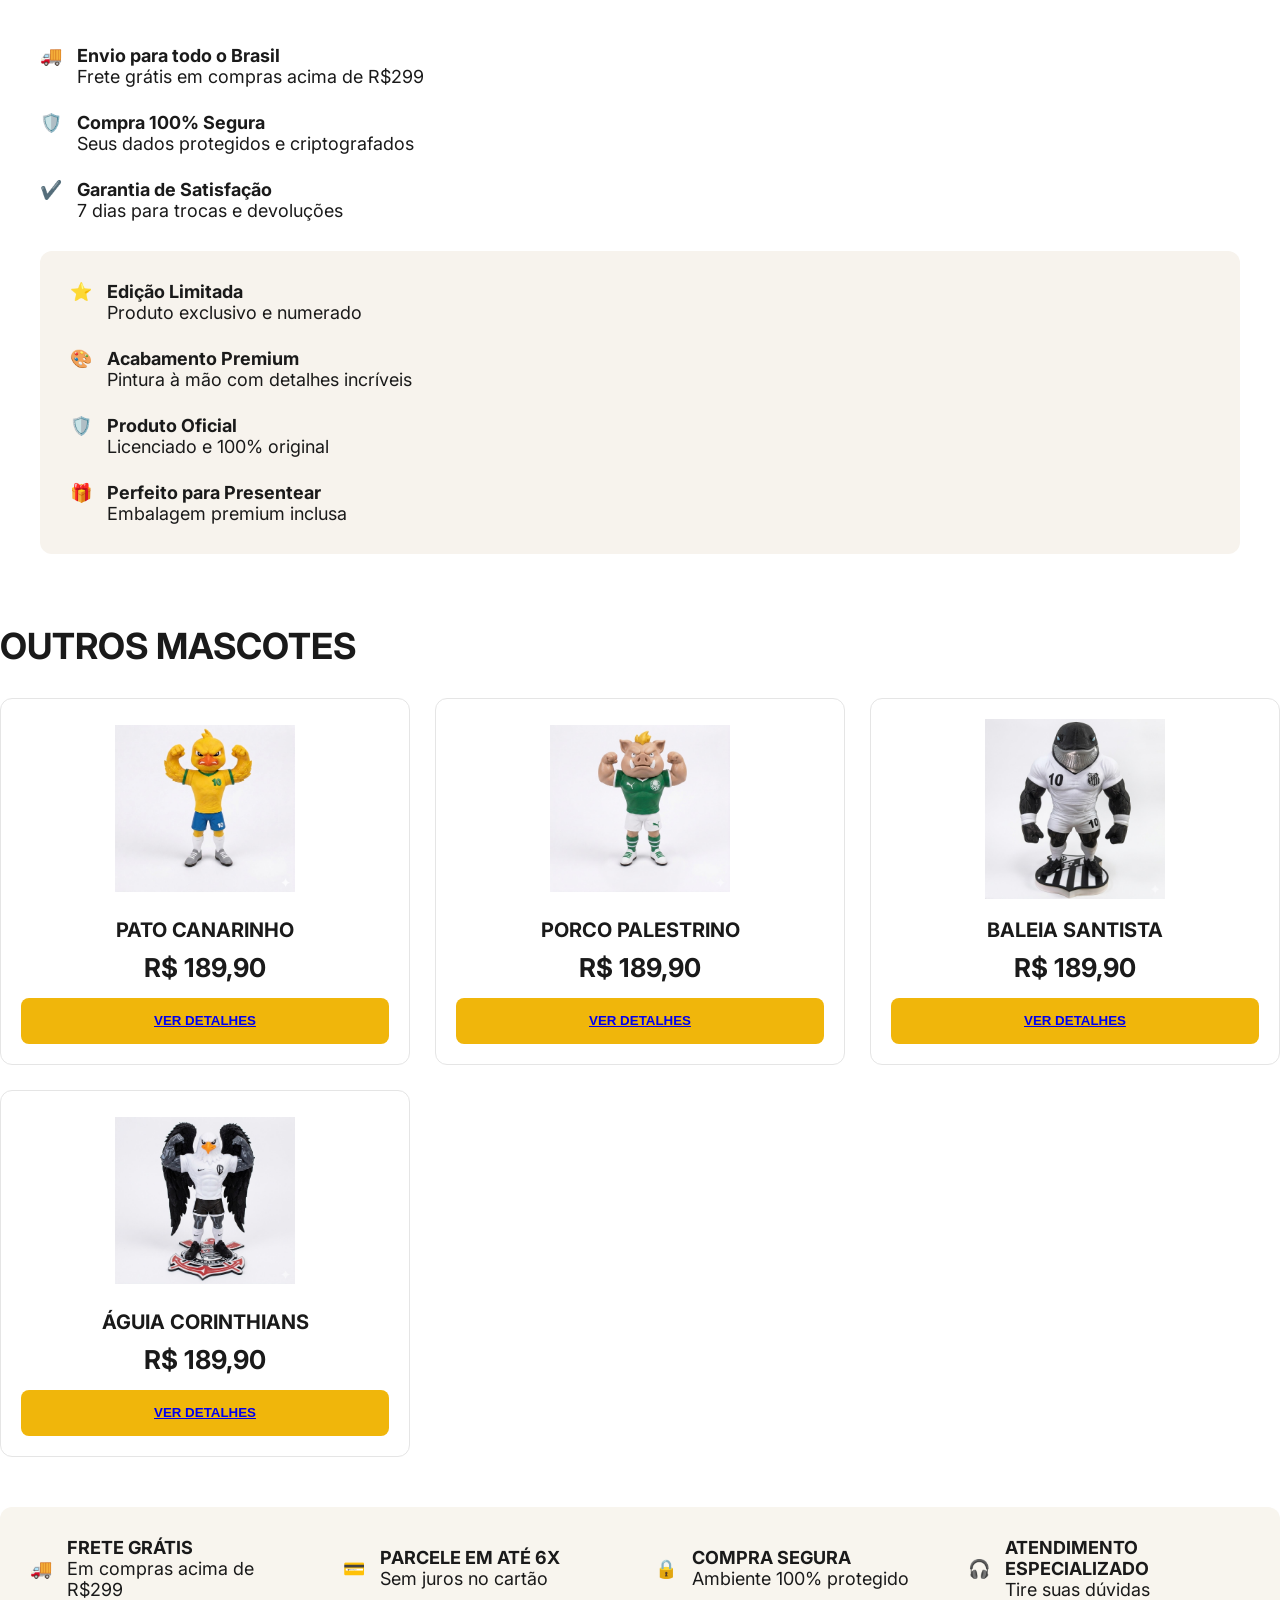
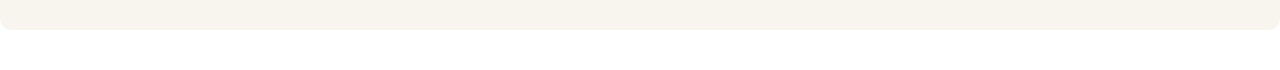
<file: saopaulo.html>
<!DOCTYPE html>
<html lang="pt-BR">
<head>
<meta charset="UTF-8">
<meta name="viewport" content="width=device-width, initial-scale=1.0">
<title>SÃO PAULO MAN</title>
<link rel="stylesheet" href="produtos.css">
<link href="https://fonts.googleapis.com/css2?family=Inter:wght@300;400;500;600;700;800&display=swap" rel="stylesheet">
</head>

<body>

<header>

<div class="top-header">

<div class="logo">
<div class="logo-icon"><a href="index.html" target="_blank">M</a></div>

<div class="logo-text">
<h2>MASCOTE 3D</h2>
<span>COLECIONÁVEIS PREMIUM</span>
</div>
</div>
</header>

<main>

<div class="container">

<div class="breadcrumb">
Home > Mascotes > São Paulo > <strong>São Paulo Man</strong>
</div>

<section class="product-layout">

<div class="gallery">

<div class="thumbs">

<div class="thumb active"></div>
<div class="thumb"></div>
<div class="thumb"></div>
<div class="thumb"></div>

</div>

<div class="main-image">

<img src="saopaulo.png" alt="São Paulo">

</div>

</div>

<div class="product-info">

<div class="badges">
<span class="limited">☆ EDIÇÃO LIMITADA</span>
<span class="stock">EM ESTOQUE</span>
</div>

<h1>
São Paulo Man
<span>(Edição Limitada)</span>
</h1>



<div class="price">
R$ 189,90
</div>

<div class="installments">
em até 6x de R$ 31,65<br>
sem juros no cartão
<p class="description">
O mascote mais icônico do São Paulo em uma versão exclusiva para verdadeiros colecionadores.
</p>

<h3>CARACTERÍSTICAS DO PRODUTO</h3>

<ul class="features">
<li>Altura: 18cm (Escala 1/10)</li>
<li>Material: Resina de Alta Qualidade</li>
<li>Pintura: Feita à Mão, Acabamento Premium</li>
<li>Posição: Flexionando Músculos (Icônica)</li>
<li>Uniforme nº 10 do Brasil (Verde e Amarelo)</li>
<li>Base Exclusiva com detalhes em alto relevo</li>
</ul>
</div>

</div>


<!-- Dentro de .product-info, no final -->

<a href="https://wa.me/5519999999999?text=Olá,%20tenho%20interesse%20no%20mascote%20Águia%20Corinthians%20(Edição%20Limitada)." 
   class="btn-cart" 
   target="_blank">
    COMPRAR PELO WHATSAPP
</a>
<div class="price-box">
<div class="benefits">

<div class="benefit">
🚚
<div>
<strong>Envio para todo o Brasil</strong>
<p>Frete grátis em compras acima de R$299</p>
</div>
</div>

<div class="benefit">
🛡️
<div>
<strong>Compra 100% Segura</strong>
<p>Seus dados protegidos e criptografados</p>
</div>
</div>

<div class="benefit">
✔️
<div>
<strong>Garantia de Satisfação</strong>
<p>7 dias para trocas e devoluções</p>
</div>
</div>

</div>

<div class="details-card">

<div class="detail">
⭐
<div>
<strong>Edição Limitada</strong>
<p>Produto exclusivo e numerado</p>
</div>
</div>

<div class="detail">
🎨
<div>
<strong>Acabamento Premium</strong>
<p>Pintura à mão com detalhes incríveis</p>
</div>
</div>

<div class="detail">
🛡️
<div>
<strong>Produto Oficial</strong>
<p>Licenciado e 100% original</p>
</div>
</div>

<div class="detail">
🎁
<div>
<strong>Perfeito para Presentear</strong>
<p>Embalagem premium inclusa</p>
</div>
</div>
</div>

</div>

</div>

</section>

<section class="related">

<h2>OUTROS MASCOTES</h2>

<div class="products">

<div class="card">
<img src="brasil.png">
<h4>PATO CANARINHO</h4>
<p>R$ 189,90</p>
<button><a href="brasil.html">VER DETALHES</a></button>
</div>

<div class="card">
<img src="palmeiras.png">
<h4>PORCO PALESTRINO</h4>
<p>R$ 189,90</p>
<button><a href="palmeiras.html">VER DETALHES</a></button>
</div>

<div class="card">
<img src="santos.png">
<h4>BALEIA SANTISTA</h4>
<p>R$ 189,90</p>
<button><a href="santos.html">VER DETALHES</a></button>
</div>

<div class="card">
<img src="corinthians.png">
<h4>ÁGUIA CORINTHIANS</h4>
<p>R$ 189,90</p>
<button><a href="corinthians.html">VER DETALHES</a></button>
</div>

</div>

</section>

<section class="footer-benefits">

<div class="footer-benefit">
🚚
<div>
<strong>FRETE GRÁTIS</strong>
<p>Em compras acima de R$299</p>
</div>
</div>

<div class="footer-benefit">
💳
<div>
<strong>PARCELE EM ATÉ 6X</strong>
<p>Sem juros no cartão</p>
</div>
</div>

<div class="footer-benefit">
🔒
<div>
<strong>COMPRA SEGURA</strong>
<p>Ambiente 100% protegido</p>
</div>
</div>

<div class="footer-benefit">
🎧
<div>
<strong>ATENDIMENTO ESPECIALIZADO</strong>
<p>Tire suas dúvidas</p>
</div>
</div>

</section>

</div>

</main>

</body>
</html>
</file>
<file: style.css>
:root{
    --gold:#f3b419;
    --gold-dark:#e6aa10;

    --black:#050505;
    --black2:#0c0c0c;
    --black3:#111111;

    --white:#ffffff;

    --gray:#f5f5f5;
    --gray2:#ececec;
    --gray3:#d9d9d9;

    --text:#222222;
}

/* RESET */
*{
    margin:0;
    padding:0;
    box-sizing:border-box;
}

img{
    display:block;
    max-width:100%;
}

body{
    font-family:'Montserrat',sans-serif;
    background:#fff;
    color:var(--text);
    overflow-x:hidden;
}

/* CONTAINER */
.container{
    width:100%;
    max-width:1400px;
    margin:0 auto;
    padding:0 20px;
}

/* TOPBAR */
.topbar{
    min-height:42px;
    background:var(--gold);
    font-size:14px;
    font-weight:600;
}

.topbar-content{
    min-height:42px;
    display:flex;
    align-items:center;
    justify-content:space-between;
    gap:20px;
}

.top-links{
    display:flex;
    gap:40px;
    flex-wrap:wrap;
}

.top-links a{
    color:#000;
    text-decoration:none;
}

/* HEADER */
.header{
    background:#000;
    border-bottom:1px solid #222;
}

.header-row{
    min-height:88px;
    display:flex;
    align-items:center;
    justify-content:space-between;
    gap:30px;
    flex-wrap:wrap;
}

.logo{
    display:flex;
    align-items:center;
    gap:15px;
    flex-shrink:0;
}

.logo-icon{
    width:58px;
    height:58px;
    background:var(--gold);
    display:flex;
    align-items:center;
    justify-content:center;
    font-size:30px;
    font-weight:900;
    color:#000;
}

.logo-title{
    font-size:36px;
    font-weight:800;
    color:#fff;
}

.logo-title span{
    color:var(--gold);
}

.logo-subtitle{
    font-size:11px;
    color:#fff;
    letter-spacing:2px;
}

.menu{
    display:flex;
    gap:30px;
    flex-wrap:wrap;
    justify-content:center;
}

.menu a{
    color:#fff;
    text-decoration:none;
    font-weight:700;
    font-size:14px;
}

.menu .active{
    color:var(--gold);
}

.actions{
    display:flex;
    align-items:center;
    gap:20px;
    color:#fff;
    font-size:14px;
}

/* SEARCH */
.search-row{
    padding:15px 0 20px;
}

.search-box{
    width:100%;
    max-width:700px;
    height:52px;
    display:flex;
    margin:0 auto;
}

.search-box input{
    flex:1;
    border:none;
    background:#111;
    color:#fff;
    padding:0 20px;
    font-size:15px;
    outline:none;
}

.search-box button{
    width:60px;
    border:none;
    background:var(--gold);
    cursor:pointer;
}

/* HERO */
.hero{
    min-height:700px;
    background:url("hero-mascotes.png") center center/cover;
    position:relative;
}

.overlay{
    position:absolute;
    inset:0;
    background:rgba(0,0,0,.45);
}

.hero-content{
    position:relative;
    min-height:700px;
    display:flex;
    align-items:center;
}

.hero-text{
    max-width:600px;
    color:#fff;
}

.badge{
    display:inline-block;
    padding:12px 22px;
    border:2px solid var(--gold);
    border-radius:6px;
    font-size:14px;
    font-weight:700;
    margin-bottom:25px;
}

.hero h1{
    font-size:clamp(48px,7vw,84px);
    font-weight:900;
    line-height:1;
}

.hero h1 span{
    color:var(--gold);
}

.hero p{
    font-size:clamp(18px,2vw,24px);
    line-height:1.6;
    margin-top:25px;
    margin-bottom:35px;
}

.hero-icons{
    display:flex;
    gap:25px;
    flex-wrap:wrap;
    font-size:13px;
    font-weight:700;
    margin-bottom:35px;
}

.hero-buttons{
    display:flex;
    gap:20px;
    flex-wrap:wrap;
}

.btn-primary{
    background:var(--gold);
    color:#000;
    padding:18px 40px;
    font-weight:800;
    text-decoration:none;
    border-radius:6px;
}

.btn-outline{
    border:2px solid var(--gold);
    color:#fff;
    padding:16px 40px;
    font-weight:800;
    text-decoration:none;
    border-radius:6px;
}

/* BENEFITS */
.benefits{
    padding:35px 0;
    background:#fff;
}

.benefits-grid{
    display:grid;
    grid-template-columns:repeat(4,1fr);
    background:#fff;
    border-radius:14px;
    box-shadow:0 2px 12px rgba(0,0,0,.08);
    overflow:hidden;
}

.benefit{
    padding:30px;
    border-right:1px solid #eee;
    display:flex;
    flex-direction:column;
    justify-content:center;
}

.benefit:last-child{
    border-right:none;
}

/* PRODUCTS */
.products{
    padding:70px 0;
    background:#f8f8f8;
}

.section-header{
    display:flex;
    justify-content:space-between;
    align-items:center;
    margin-bottom:35px;
    gap:20px;
}

.section-header h2{
    font-size:52px;
    font-weight:900;
}

.section-header a{
    border:1px solid var(--gold);
    padding:12px 28px;
    text-decoration:none;
    color:#000;
    font-weight:700;
}

.product-grid{
    display:grid;
    grid-template-columns:repeat(3, 1fr);
    gap:24px;
    max-width:1100px;
    margin:0 auto;
}
.card{
    background:#fff;
    padding:20px;
    border-radius:12px;
    text-align:center;
    display:flex;
    flex-direction:column;
    height:100%;
}

.card img{
    width:100%;
    height:260px;
    object-fit:contain;
}

.card h3{
    font-size:22px;
    margin-top:15px;
    min-height:55px;
    display:flex;
    align-items:center;
    justify-content:center;
}

.price{
    font-size:30px;
    font-weight:800;
    color:#0d7f35;
    margin-top:auto;
    margin-bottom:15px;
}

.card button{
    width:100%;
    height:50px;
    border:none;
    background:var(--gold);
    font-weight:800;
    cursor:pointer;
}

/* LIMITED */
.limited{
    padding-bottom:70px;
    background:#f8f8f8;
}

.limited-box{
    min-height:230px;
    background:#000;
    border-radius:14px;
    display:flex;
    align-items:center;
    justify-content:space-between;
    padding:40px 70px;
    gap:40px;
    color:#fff;
}

.limited-left{
    max-width:600px;
}

.limited-left h2{
    font-size:46px;
    margin-bottom:15px;
}

.limited-left button{
    margin-top:25px;
    background:var(--gold);
    border:none;
    padding:15px 35px;
    font-weight:800;
    cursor:pointer;
}

/* CATEGORIES */
.categories{
    padding-bottom:70px;
}

.categories h2{
    font-size:48px;
    font-weight:900;
    margin-bottom:30px;
}

.category-grid{
    display:grid;
    grid-template-columns:repeat(auto-fit,minmax(220px,1fr));
    gap:20px;
}

.category{
    background:#fff;
    border:1px solid #ececec;
    min-height:170px;
    display:flex;
    flex-direction:column;
    justify-content:center;
    align-items:center;
    border-radius:12px;
}

.category h3{
    margin-top:15px;
    font-size:18px;
}

/* FOOTER */
footer{
    background:#050505;
    color:#fff;
    padding-top:60px;
}

.footer-grid{
    display:grid;
    grid-template-columns:2fr 1fr 1fr 1fr 1fr;
    gap:40px;
    align-items:flex-start;
    padding-bottom:50px;
}

.footer-grid h3,
.footer-grid h4{
    margin-bottom:20px;
}

.footer-grid ul{
    list-style:none;
}

.footer-grid li{
    margin-bottom:12px;
}

.copyright{
    text-align:center;
    padding:20px;
    border-top:1px solid #222;
    font-size:14px;
}

/* RESPONSIVO */
@media (max-width:1200px){

    .product-grid{
        grid-template-columns:repeat(3,1fr);
    }

    .category-grid{
        grid-template-columns:repeat(3,1fr);
    }

    .footer-grid{
        grid-template-columns:repeat(3,1fr);
    }
}

@media (max-width:768px){

    .topbar-content,
    .header-row,
    .section-header,
    .limited-box{
        flex-direction:column;
        text-align:center;
    }

    .product-grid{
        grid-template-columns:repeat(2,1fr);
    }

    .category-grid{
        grid-template-columns:repeat(2,1fr);
    }

    .benefits-grid{
        grid-template-columns:1fr 1fr;
    }

    .footer-grid{
        grid-template-columns:1fr;
        text-align:center;
    }

    .hero{
        min-height:auto;
    }

    .hero-content{
        padding:80px 0;
        min-height:auto;
    }
}

@media (max-width:480px){

    .product-grid,
    .category-grid,
    .benefits-grid{
        grid-template-columns:1fr;
    }

    .hero h1{
        font-size:42px;
    }

    .hero-buttons{
        flex-direction:column;
    }

    .btn-primary,
    .btn-outline{
        width:100%;
        text-align:center;
    }

    .limited-box{
        padding:30px;
    }

    .section-header h2,
    .categories h2{
        font-size:36px;
    }
}
.btn-card{
    width:100%;
    height:50px;
    background:var(--gold);
    color:#000;
    text-decoration:none;
    font-weight:800;
    display:flex;
    align-items:center;
    justify-content:center;
    border-radius:6px;
    transition:.3s;
}

.btn-card:hover{
    background:var(--gold-dark);
}
.category p{
    margin-top:10px;
    font-size:14px;
    line-height:1.5;
    color:#666;
    text-align:center;
    padding:0 15px;
}
</file>
<file: produtos.css>
:root{

--black:#070707;
--dark:#0d0d0d;
--yellow:#f0b60b;
--yellow-hover:#dca300;
--green:#44b36b;
--white:#ffffff;
--gray:#f7f7f7;
--border:#e5e5e5;
--text:#1a1a1a;
--muted:#666666;

}

*{
margin:0;
padding:0;
box-sizing:border-box;
}

body{
font-family:'Inter',sans-serif;
background:#fff;
color:var(--text);
}

.top-header{
height:86px;
background:var(--black);
display:flex;
align-items:center;
justify-content:space-between;
padding:0 40px;
}

.logo{
display:flex;
align-items:center;
gap:14px;
}

.logo-icon{
width:52px;
height:52px;
background:var(--yellow);
display:flex;
align-items:center;
justify-content:center;
font-weight:800;
font-size:28px;
color:#000;
}

.logo-text h2{
color:#fff;
font-size:22px;
font-weight:800;
}

.logo-text span{
font-size:11px;
color:#fff;
}

.search{
width:620px;
display:flex;
}

.search input{
flex:1;
height:46px;
background:#0f1115;
border:1px solid #333;
padding:0 20px;
color:#fff;
font-size:15px;
border-radius:6px 0 0 6px;
}

.search button{
width:62px;
border:none;
background:var(--yellow);
font-size:20px;
cursor:pointer;
border-radius:0 6px 6px 0;
}

.header-actions{
display:flex;
gap:35px;
color:#fff;
font-size:15px;
}

.cart{
position:relative;
}

.cart-count{
position:absolute;
top:-10px;
right:-14px;
width:20px;
height:20px;
border-radius:50%;
background:var(--yellow);
color:#000;
font-size:12px;
display:flex;
align-items:center;
justify-content:center;
font-weight:700;
}

.navbar{
height:54px;
background:#0a0f16;
display:flex;
align-items:center;
}

.categories-btn{
width:260px;
height:54px;
background:#0b0b0b;
color:var(--yellow);
display:flex;
align-items:center;
padding-left:40px;
gap:12px;
font-weight:700;
}

.navbar ul{
display:flex;
list-style:none;
gap:60px;
margin-left:60px;
color:#fff;
font-weight:600;
}

.container{
width:1800px;
margin:auto;
}

.breadcrumb{
padding:30px 0;
color:#666;
font-size:18px;
}

.product-layout{
display:grid;
grid-template-columns:900px 1fr;
gap:40px;
}

.gallery{
display:flex;
gap:20px;
}

.main-image{
flex:1;
background:#fafafa;
border-radius:10px;
border:1px solid var(--border);
display:flex;
flex-direction:column;
align-items:center;
padding:30px;
}
.main-image img{
width:650px;
}


.badges{
display:flex;
gap:12px;
margin-bottom:20px;
}

.limited{
border:1px solid var(--yellow);
color:#b98c00;
padding:8px 15px;
border-radius:6px;
font-size:14px;
font-weight:700;
}

.stock{
background:var(--green);
color:#fff;
padding:8px 15px;
border-radius:6px;
font-size:14px;
font-weight:700;
}

.product-info h1{
font-size:68px;
font-weight:800;
line-height:1.05;
}

.product-info h1 span{
display:block;
font-size:32px;
color:#b98c00;
margin-top:8px;
}

.price-box{
display:cen;
gap:10px;
align-items:center;
margin:10px 0;
}

.price{
font-size:72px;
font-weight:800;
}

.installments{
font-size:18px;
color:#555;
}

.description{
font-size:20px;
line-height:1.6;
margin-bottom:30px;
}

.product-info h3{
font-size:20px;
margin-bottom:15px;
}

.features{
list-style:none;
display:flex;
flex-direction:column;
gap:12px;
font-size:18px;
color:#444;
margin-bottom:35px;
}

.btn-cart {
    width: 100%;
    height: 72px;
    background: var(--yellow);
    color: var(--black);           /* Letra preta */
    border: none;
    font-size: 26px;               /* Reduzi um pouco para caber melhor */
    font-weight: 800;
    border-radius: 10px;
    cursor: pointer;
    margin-bottom: 15px;
    display: flex;
    align-items: center;
    justify-content: center;
    text-decoration: none;         /* Remove underline do link */
    transition: all 0.3s ease;
}

.btn-cart:hover {
    background: var(--yellow-hover);
    transform: translateY(-2px);
}


.btn-fav{
width:100%;
height:60px;
background:#fff;
border:2px solid #ccc;
border-radius:10px;
font-size:22px;
font-weight:600;
margin-bottom:25px;
}

.benefits{
display:flex;
flex-direction:column;
gap:25px;
margin-bottom:30px;
}

.benefit{
display:flex;
gap:15px;
font-size:18px;
}

.details-card{
background:#f7f3ed;
padding:30px;
border-radius:12px;
display:flex;
flex-direction:column;
gap:25px;
}

.detail{
display:flex;
gap:15px;
font-size:18px;
}

.related{
margin-top:60px;
}

.related h2{
font-size:36px;
margin-bottom:30px;
}

.products{
display:grid;
grid-template-columns:repeat(4,1fr);
gap:25px;
}

.card{
background:#fff;
border:1px solid var(--border);
border-radius:12px;
padding:20px;
text-align:center;
}

.card img{
width:180px;
height:180px;
object-fit:contain;
}

.card h4{
font-size:20px;
margin:15px 0 10px;
}

.card p{
font-size:26px;
font-weight:700;
margin-bottom:15px;
}

.card button{
width:100%;
height:46px;
background:var(--yellow);
border:none;
font-weight:700;
border-radius:8px;
}

.footer-benefits{
margin-top:50px;
background:#f8f5ee;
padding:30px;
display:grid;
grid-template-columns:repeat(4,1fr);
gap:30px;
border-radius:12px;
margin-bottom:40px;
}

.footer-benefit{
display:flex;
gap:15px;
font-size:18px;
align-items:center;
}

@media (max-width: 1440px) {
    .container {
        width: 100%;
        padding: 0 40px;
    }
}

@media (max-width: 1280px) {
    .product-layout {
        grid-template-columns: 1fr;
        gap: 50px;
    }
    
    .main-image img {
        width: 100%;
        max-width: 550px;
    }
    
    .products {
        grid-template-columns: repeat(3, 1fr);
    }
}

@media (max-width: 992px) { /* Tablet */
    .top-header {
        padding: 0 20px;
        height: 70px;
    }
    
    .search {
        width: 380px;
    }
    
    .navbar ul {
        gap: 30px;
        margin-left: 30px;
    }
    
    .categories-btn {
        width: 220px;
        padding-left: 20px;
    }
    
    .product-info h1 {
        font-size: 48px;
    }
    
    .product-info h1 span {
        font-size: 24px;
    }
    
    .price {
        font-size: 52px;
    }
    
    .products {
        grid-template-columns: repeat(2, 1fr);
    }
    
    .footer-benefits {
        grid-template-columns: repeat(2, 1fr);
    }
}

@media (max-width: 768px) { /* Tablet menor / Mobile grande */
    .search {
        display: none; /* ou pode deixar, mas fica muito apertado */
    }
    
    .header-actions {
        gap: 20px;
    }
    
    .navbar ul {
        display: none; /* Normalmente vira menu hambúrguer */
    }
    
    .container {
        padding: 0 20px;
    }
    
    .breadcrumb {
        font-size: 16px;
        padding: 20px 0;
    }
    
    .product-info h1 {
        font-size: 42px;
    }
    
    .main-image {
        padding: 20px;
    }
}

@media (max-width: 480px) { /* Celular */
    .top-header {
        padding: 0 15px;
        height: 65px;
    }
    
    .logo-icon {
        width: 42px;
        height: 42px;
        font-size: 24px;
    }
    
    .logo-text h2 {
        font-size: 18px;
    }
    
    .product-info h1 {
        font-size: 36px;
    }
    
    .product-info h1 span {
        font-size: 22px;
    }
    
    .price {
        font-size: 42px;
    }
    
    .description,
    .features,
    .benefit,
    .detail {
        font-size: 16px;
    }
    
    .products {
        grid-template-columns: 1fr;
    }
    
    .footer-benefits {
        grid-template-columns: 1fr;
        gap: 20px;
    }
    
    .btn-cart {
        font-size: 20px;
        height: 60px;
    }
}
</file>
